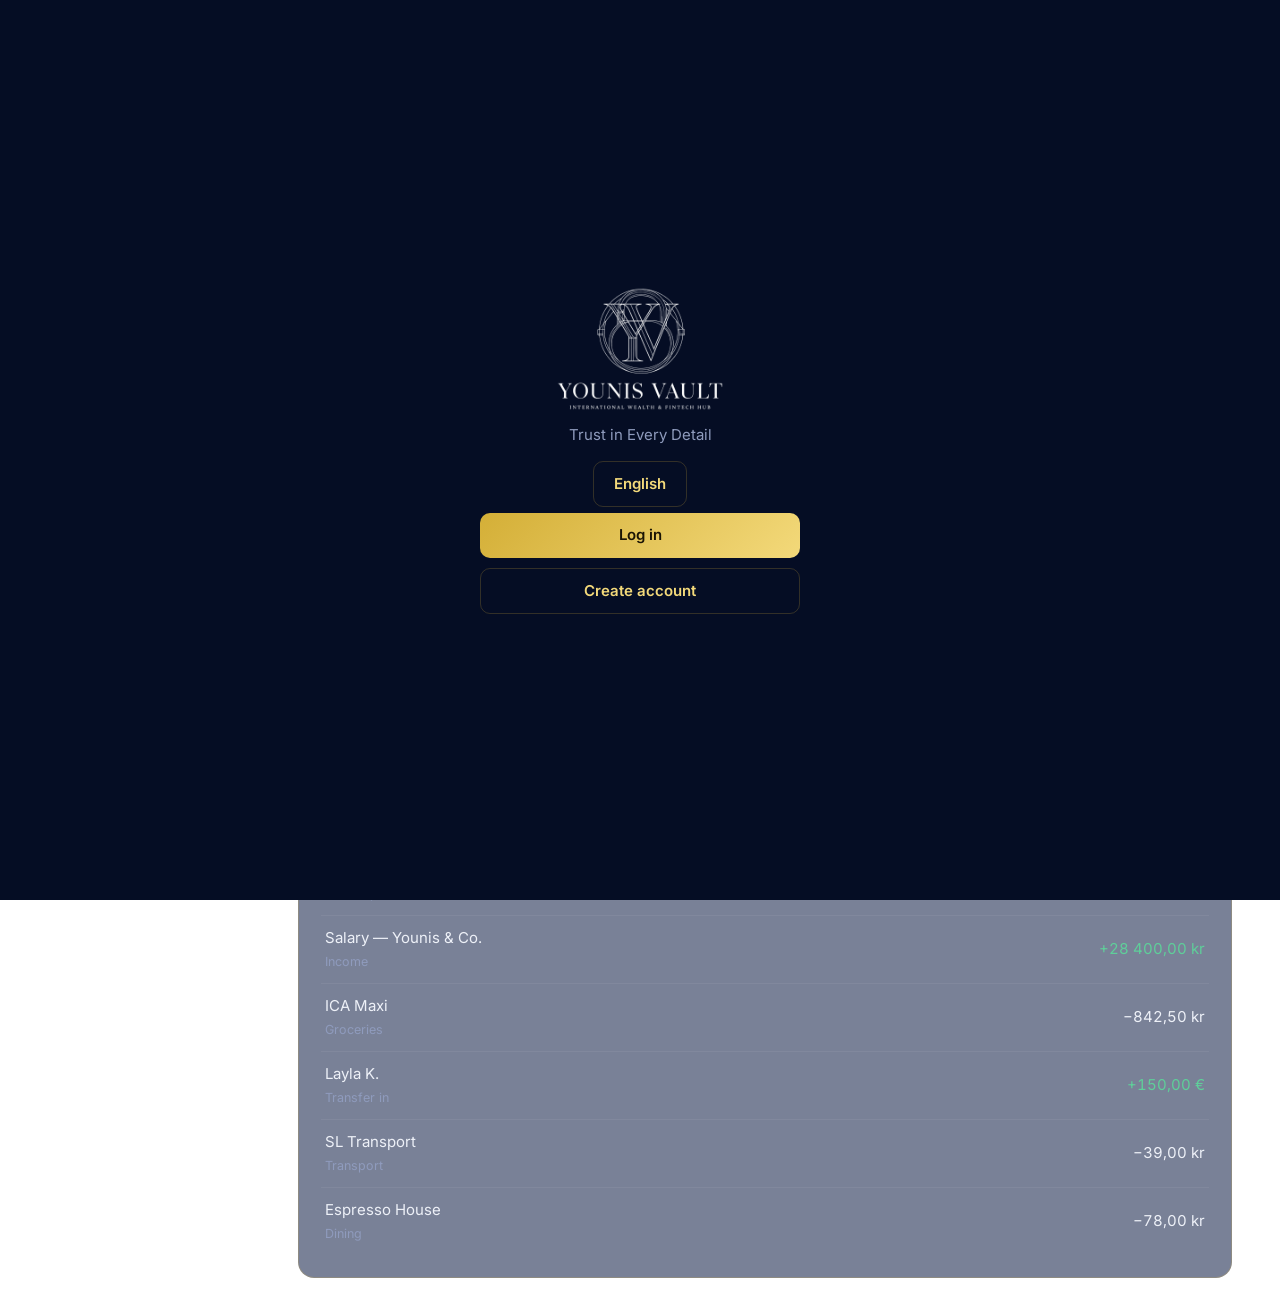
<file: index.html>
<!DOCTYPE html>
<html lang="en" dir="ltr">
<head>
<meta charset="UTF-8">
<meta name="viewport" content="width=device-width, initial-scale=1, viewport-fit=cover">
<meta name="theme-color" content="#050d24">
<meta name="mobile-web-app-capable" content="yes">
<meta name="apple-mobile-web-app-capable" content="yes">
<title>Younis &amp; Co. — Digital Wallet</title>
<link rel="manifest" href="manifest.webmanifest">
<link rel="icon" href="icons/icon-192.png">
<link rel="apple-touch-icon" href="icons/apple-touch-icon.png">
<meta name="apple-mobile-web-app-title" content="Younis">
<meta name="apple-mobile-web-app-status-bar-style" content="black-translucent">
<link rel="preconnect" href="https://fonts.googleapis.com">
<link rel="preconnect" href="https://fonts.gstatic.com" crossorigin>
<link href="https://fonts.googleapis.com/css2?family=Cairo:wght@400;600&family=Cormorant+Garamond:wght@500;600;700&family=Inter:wght@400;500;600&display=swap" rel="stylesheet">
<link rel="stylesheet" href="css/style.css">
<link rel="stylesheet" href="css/premium.css">
<link rel="stylesheet" href="css/draft.css">
<link rel="stylesheet" href="css/addons.css">
<link rel="stylesheet" href="css/fixes.css">
<link rel="stylesheet" href="css/v18.css">
</head>
<body>
<div id="splash" aria-hidden="true"><div class="sp-logo"><img src="icons/logo.png" alt=""></div><p>Trust in Every Detail.</p></div>
<script>try{if(sessionStorage.getItem('yc_splash'))document.getElementById('splash').remove();else sessionStorage.setItem('yc_splash','1')}catch(e){}</script>
<header id="mbar"><img src="icons/logo.png" alt="Younis &amp; Co."><button class="btn ghost" id="lang2" aria-label="Language / اللغة"></button></header>
<div class="app">
<aside>
  <div class="logo"><img src="icons/logo.png" alt="Younis &amp; Co." width="200"><small class="tag">International Wealth &amp; Fintech Hub</small></div>
  <nav aria-label="Main">
    <button class="on" data-v="wallet" data-i18n="nav_wallet"></button>
    <button data-v="cards" data-i18n="nav_cards"></button>
    <button data-v="send" data-i18n="nav_send"></button>
    <button data-v="history" data-i18n="nav_history"></button>
    <button data-v="vaults" data-i18n="nav_vaults"></button>
    <button data-v="insights" data-i18n="nav_insights"></button>
    <button data-v="kyc" data-i18n="nav_kyc"></button>
    <button data-v="settings" data-i18n="nav_settings"></button>
    <button data-v="design" data-i18n="nav_design"></button>
  </nav>
  <div class="kyc"><div class="row"><span data-i18n="kyc_t"></span><b style="color:var(--gold2)" id="kycPct"></b></div><i><u id="kycBar"></u></i><small style="color:var(--mut);display:block;margin-top:8px" data-i18n="kyc_h"></small></div>
  <button class="btn ghost" id="lang" aria-label="Language / اللغة">عربي</button>
</aside>
<main>

<section class="view on" id="wallet">
  <div class="top"><div><h1 id="hello"></h1><p data-i18n="w_total"></p></div><div><div class="total" id="total"></div><div class="seg" id="baseSeg" style="margin-top:8px"><button data-b="SEK">SEK</button><button data-b="EUR">EUR</button><button data-b="AED">AED</button><button data-b="USD">USD</button></div></div></div>
  <div class="panel hero"><svg id="spark" viewBox="0 0 600 90" preserveAspectRatio="none" role="img" aria-hidden="true"></svg><div class="hm"><b id="sparkDelta"></b><small data-i18n="px_30d"></small></div></div>
  <div class="btns" style="margin-bottom:18px"><button class="btn" data-go="send" data-i18n="w_send"></button><button class="btn" data-go="topup" data-i18n="tu_title"></button><button class="btn ghost" data-go="receive" data-i18n="rc_title"></button><button class="btn ghost" data-go="exch" data-i18n="x_title"></button></div>
  <div class="grid g3" id="wallets"></div>
  <button class="btn ghost" id="moreW" style="margin-top:12px" hidden></button>
  <div class="panel" style="margin-top:18px"><div class="row" style="margin-bottom:6px"><h3 style="font-size:24px" data-i18n="w_recent"></h3><div class="btns"><button class="btn ghost" data-go="history" data-i18n="w_all"></button><button class="btn ghost" data-go="send" data-i18n="w_send"></button></div></div><table id="tx"></table></div>
</section>

<section class="view" id="cards">
  <div class="top"><div><h1 data-i18n="c_title"></h1><p data-i18n="c_sub"></p></div></div>
  <div class="tiers" id="tiers"></div>
  <div class="grid g2">
    <div id="cardArt"></div>
    <div class="panel">
      <h3 style="font-size:26px" id="cName"></h3><p style="color:var(--mut)" id="cDesc"></p>
      <div class="seg" id="cForm" style="margin-top:12px"><button data-f="virtual" data-i18n="cf_virtual"></button><button data-f="plastic" data-i18n="cf_plastic"></button></div>
      <div class="seg" id="cNet" style="margin-top:8px"><button data-n="VISA">Visa</button><button data-n="MC">Mastercard</button></div>
      <div class="btns" style="margin-top:12px"><button class="btn ghost" id="cShow"></button><button class="btn ghost" id="cCopy" data-i18n="rc_copy"></button><button class="btn" id="cOrder" data-i18n="c_ord"></button></div>
      <div class="sw" style="margin-top:14px"><span data-i18n="c_freeze"></span><button class="tg" role="switch" id="freeze" data-i18n-aria="c_freeze"></button></div>
      <div class="sw"><span data-i18n="c_online"></span><button class="tg" role="switch" id="online" data-i18n-aria="c_online"></button></div>
      <div class="sw"><span data-i18n="c_nfc"></span><button class="tg" role="switch" id="nfc" data-i18n-aria="c_nfc"></button></div>
      <div class="sw"><span data-i18n="c_pin"></span><button class="btn ghost" id="pinBtn" data-i18n="c_pinBtn"></button></div>
      <div class="msg" id="cMsg" role="status"></div>
    </div>
  </div>
</section>

<section class="view" id="send">
  <div class="top"><div><h1 data-i18n="s_title"></h1><p data-i18n="s_sub"></p></div></div>
  <div class="panel" style="max-width:640px">
    <div class="seg" id="mode"><button class="on" data-m="p2p" data-i18n="s_p2p"></button><button data-m="local" data-i18n="s_local"></button><button data-m="intl" data-i18n="s_intl"></button></div>
    <label id="toLbl" for="to"></label><input id="to" dir="auto">
    <div class="grid" style="grid-template-columns:1fr 1fr;gap:12px"><div><label for="amt" data-i18n="s_amt"></label><input id="amt" type="number" min="1" step="0.01" placeholder="0.00"></div><div><label for="from" data-i18n="s_from"></label><select id="from"></select></div></div>
    <p style="color:var(--mut);font-size:13px;margin-top:12px" id="fee"></p>
    <button class="btn" id="sendBtn" style="margin-top:16px" data-i18n="s_send"></button>
    <div class="msg" id="sMsg" role="status"></div>
  </div>
</section>

<section class="view" id="history">
  <div class="top"><div><h1 data-i18n="h_title"></h1><p data-i18n="h_sub"></p></div><div class="btns"><button class="btn ghost" id="csv" data-i18n="h_csv"></button><button class="btn" id="print" data-i18n="h_print"></button></div></div>
  <div class="panel">
    <div class="printonly"><h2 style="font-size:26px">Younis &amp; Co. — <span data-i18n="h_stmt"></span></h2><p id="pHead"></p></div>
    <div class="filters">
      <div><label for="hq" data-i18n="h_q"></label><input id="hq" type="search" data-i18n-ph="h_qph" dir="auto"></div>
      <div><label for="hc" data-i18n="h_cur"></label><select id="hc"><option value="" data-i18n="h_allc"></option><option>SEK</option><option>USD</option><option>EUR</option><option>GBP</option><option>AED</option><option>NOK</option><option>DKK</option><option>TRY</option></select></div>
      <div><label for="hd" data-i18n="h_type"></label><select id="hd"><option value="all" data-i18n="h_all"></option><option value="in" data-i18n="h_in"></option><option value="out" data-i18n="h_out"></option></select></div>
      <div><label for="hf" data-i18n="h_from"></label><input id="hf" type="date"></div>
      <div><label for="ht" data-i18n="h_to"></label><input id="ht" type="date"></div>
    </div>
    <div class="hbar"><span id="hCount"></span><span id="hTot"></span><button class="btn ghost" id="hClr" style="padding:6px 14px" data-i18n="h_clear"></button></div>
    <div class="scroll"><table class="h"><thead><tr><th data-i18n="h_date"></th><th data-i18n="h_desc"></th><th data-i18n="h_cat"></th><th data-i18n="h_amt"></th></tr></thead><tbody id="hBody"></tbody></table></div>
  </div>
</section>

<section class="view" id="vaults">
  <div class="top"><div><h1 data-i18n="v_title"></h1><p data-i18n="v_sub"></p></div></div>
  <div class="panel" style="margin-bottom:18px;max-width:640px"><div class="grid" style="grid-template-columns:1fr 1fr;gap:12px"><div><label for="vAmt" data-i18n="s_amt"></label><input id="vAmt" type="number" min="1" step="0.01" value="1000"></div><div><label for="vCur" data-i18n="s_from"></label><select id="vCur"></select></div></div></div>
  <div class="grid g3" id="vaultList"></div>
  <div class="panel" style="margin-top:18px;max-width:640px"><h3 style="font-size:24px" data-i18n="v_new"></h3>
    <div class="grid" style="grid-template-columns:2fr 1fr;gap:12px"><div><label for="vn" data-i18n="v_name"></label><input id="vn" data-i18n-ph="v_ph" dir="auto"></div><div><label for="vt" data-i18n="v_tgt"></label><input id="vt" type="number" min="1"></div></div>
    <button class="btn" id="vAdd" style="margin-top:16px" data-i18n="v_create"></button></div>
</section>

<section class="view" id="insights">
  <div class="top"><div><h1 data-i18n="i_title"></h1><p data-i18n="i_sub"></p></div></div>
  <div class="grid g2">
    <div class="panel"><h3 style="font-size:24px" data-i18n="i_cats"></h3><div id="cats"></div></div>
    <div class="panel"><h3 style="font-size:24px" data-i18n="i_week"></h3><svg id="week" viewBox="0 0 320 170" width="100%" role="img"></svg><p style="color:var(--mut);font-size:13px" id="tip"></p></div>
  </div>
</section>

<section class="view" id="settings">
  <div class="top"><div><h1 data-i18n="st_title"></h1><p data-i18n="st_sub"></p></div></div>
  <div class="grid g2">
    <div class="panel"><h3 style="font-size:24px" data-i18n="st_prof"></h3>
      <label for="sName" data-i18n="st_name"></label><input id="sName" autocomplete="name" dir="auto">
      <label for="sEmail" data-i18n="st_email"></label><input id="sEmail" type="email" dir="ltr">
      <label for="sPhone" data-i18n="st_phone"></label><input id="sPhone" type="tel" dir="ltr">
      <button class="btn" id="sSave" style="margin-top:16px" data-i18n="st_save"></button><div class="msg" id="stMsg" role="status"></div>
    </div>
    <div class="panel"><h3 style="font-size:24px" data-i18n="st_sec"></h3>
      <div class="sw"><div><div data-i18n="st_2fa"></div><small style="color:var(--mut)" data-i18n="st_2fad"></small></div><button class="tg" role="switch" id="tfa" data-i18n-aria="st_2fa"></button></div>
      <h3 style="font-size:24px;margin-top:22px" data-i18n="st_notif"></h3>
      <div class="sw"><span data-i18n="n_pay"></span><button class="tg" role="switch" id="nPay" data-i18n-aria="n_pay"></button></div>
      <div class="sw"><span data-i18n="n_sec"></span><button class="tg" role="switch" id="nSec" data-i18n-aria="n_sec"></button></div>
      <div class="sw"><span data-i18n="n_promo"></span><button class="tg" role="switch" id="nPromo" data-i18n-aria="n_promo"></button></div>
    </div>
    <div class="panel"><h3 style="font-size:24px" data-i18n="st_lang"></h3><div class="seg" id="langSeg" style="margin-top:14px"><button data-l="en">English</button><button data-l="ar">العربية</button><button data-l="sv">Svenska</button></div></div>
    <div class="panel"><h3 style="font-size:24px" data-i18n="st_app"></h3><p style="color:var(--mut);margin:8px 0 14px" data-i18n="st_apph"></p><button class="btn" id="inst" disabled data-i18n="st_inst"></button>
      <div style="margin-top:22px" class="btns"><button class="btn ghost" id="reset" data-i18n="st_reset"></button><button class="btn ghost" id="logout" data-i18n="a_out"></button></div></div>
  </div>
</section>

<section class="view" id="topup">
  <div class="top"><div><h1 data-i18n="tu_title"></h1><p data-i18n="tu_sub"></p></div></div>
  <div class="panel" style="max-width:640px"><div class="seg" id="tuM"><button class="on" data-m="card" data-i18n="tu_card"></button><button data-m="bank" data-i18n="tu_bank"></button></div>
    <div class="grid" style="grid-template-columns:1fr 1fr;gap:12px"><div><label for="tuAmt" data-i18n="s_amt"></label><input id="tuAmt" type="number" min="1" step="0.01" placeholder="0.00"></div><div><label for="tuTo" data-i18n="x_to"></label><select id="tuTo"></select></div></div>
    <button class="btn" id="tuBtn" style="margin-top:16px" data-i18n="tu_title"></button><div class="msg" id="tuMsg" role="status"></div></div>
</section>
<section class="view" id="receive">
  <div class="top"><div><h1 data-i18n="rc_title"></h1><p data-i18n="rc_sub"></p></div></div>
  <div class="panel" style="max-width:640px"><small style="color:var(--mut)" data-i18n="rc_holder"></small><div style="font-size:18px;margin-bottom:8px" id="rcHolder"></div><div id="rcList"></div></div>
</section>
<section class="view" id="exch">
  <div class="top"><div><h1 data-i18n="x_title"></h1><p data-i18n="x_sub"></p></div></div>
  <div class="panel" style="max-width:640px"><div class="grid" style="grid-template-columns:1fr 1fr;gap:12px"><div><label for="xFrom" data-i18n="s_from"></label><select id="xFrom"></select></div><div><label for="xTo" data-i18n="x_to"></label><select id="xTo"></select></div></div>
    <label for="xAmt" data-i18n="s_amt"></label><input id="xAmt" type="number" min="1" step="0.01" placeholder="0.00"><p style="color:var(--mut);font-size:13px;margin-top:12px" id="xInfo"></p>
    <button class="btn" id="xBtn" style="margin-top:16px" data-i18n="x_go"></button><div class="msg" id="xMsg" role="status"></div></div>
</section>

<section class="view" id="kyc">
  <div class="top"><div><h1 data-i18n="k_title"></h1><p data-i18n="k_sub"></p></div></div>
  <div class="grid g2">
    <div class="panel"><ol class="steps" id="kycSteps"></ol></div>
    <div class="panel"><div id="kycForm">
      <div data-kp="1">
        <label for="kName" data-i18n="k_name"></label><input id="kName" autocomplete="name" dir="auto">
        <label for="kEmail" data-i18n="k_email"></label><input id="kEmail" type="email" dir="ltr">
        <label for="kDob" data-i18n="k_dob"></label><input id="kDob" type="date" autocomplete="bday">
        <div class="navrow"><span></span><button class="btn" data-kn="2" data-i18n="k_next"></button></div>
      </div>
      <div data-kp="2" hidden>
        <label for="kDoc" data-i18n="k_doc"></label><select id="kDoc"><option value="pass" data-i18n="k_pass"></option><option value="id" data-i18n="k_idc"></option><option value="digi" data-i18n="k_digi"></option></select>
        <div class="ups">
          <div><label class="up" for="kId"><img id="kIdImg" alt="" hidden><span data-i18n="k_id"></span><small data-i18n="k_idh"></small></label><input class="vh" id="kId" type="file" accept="image/*" capture="environment"></div>
          <div><label class="up" for="kSelf"><img id="kSelfImg" alt="" hidden><span data-i18n="k_self"></span><small data-i18n="k_selfh"></small></label><input class="vh" id="kSelf" type="file" accept="image/*" capture="user"></div>
        </div><small id="kFile" style="color:var(--mut)"></small>
        <div class="navrow"><button class="btn ghost" data-kn="1" data-i18n="k_back"></button><button class="btn" data-kn="3" data-i18n="k_next"></button></div>
      </div>
      <div data-kp="3" hidden>
        <div class="rc-slip" id="kSum"></div>
        <label class="chk"><input type="checkbox" id="kConsent"><span data-i18n="k_consent"></span></label>
        <small style="color:var(--mut);display:block;margin-top:10px" data-i18n="k_note"></small>
        <div class="navrow"><button class="btn ghost" data-kn="2" data-i18n="k_back"></button><button class="btn" id="kSubmit" data-i18n="k_submit"></button></div>
      </div></div>
      <div id="kReview" hidden><h3 id="kRevT" style="font-size:24px"></h3><ul id="kChecks"><li data-i18n="k_c1"></li><li data-i18n="k_c2"></li><li data-i18n="k_c3"></li></ul><p id="kVer" style="color:var(--mut)"></p><button class="btn" id="kOpen" data-i18n="k_open" hidden></button></div>
      <div class="msg" id="kMsg" role="status"></div></div>
  </div>
</section>

<section class="view" id="design">
  <div class="top"><div><h1 data-i18n="ds_title"></h1><p data-i18n="ds_sub"></p></div></div>
  <div class="grid g2">
    <div class="panel"><h3 data-i18n="ds_colors"></h3><div class="sws">
      <div><i style="background:#050d24"></i>Navy<br><small>#050D24</small></div><div><i style="background:#12275c"></i>Navy 3<br><small>#12275C</small></div>
      <div><i style="background:#d4af37"></i>Gold<br><small>#D4AF37</small></div><div><i style="background:#f3d97a"></i>Gold 2<br><small>#F3D97A</small></div>
      <div><i style="background:#5fcf9a"></i>Success<br><small>#5FCF9A</small></div><div><i style="background:#ff7b7b"></i>Error<br><small>#FF7B7B</small></div></div></div>
    <div class="panel"><h3 data-i18n="ds_type"></h3>
      <div class="serif" style="font-size:40px;line-height:1.1">Cormorant Garamond 40</div><div class="serif" style="font-size:24px">Heading 24 · 600</div><p style="margin-top:8px">Inter 15 / 1.5 — Body text · Cairo (Arabic)</p></div>
    <div class="panel"><h3 data-i18n="ds_btn"></h3><div class="btns" style="margin-top:12px"><button class="btn">Primary</button><button class="btn ghost">Secondary</button><button class="btn" disabled>Disabled</button></div></div>
    <div class="panel"><h3 data-i18n="ds_ctl"></h3><label>Input</label><input placeholder="0.00"><div class="sw"><span>Toggle</span><button class="tg" role="switch" aria-checked="true" aria-label="Toggle" onclick="this.setAttribute('aria-checked',this.getAttribute('aria-checked')!=='true')"></button></div></div>
  </div>
</section>

</main>
</div>

<dialog id="dlg"><h3 style="font-size:26px" data-i18n="p_title"></h3><label for="p1" data-i18n="p_new"></label><input id="p1" class="pin" inputmode="numeric" maxlength="4" type="password"><label for="p2" data-i18n="p_conf"></label><input id="p2" class="pin" inputmode="numeric" maxlength="4" type="password"><div class="msg" id="pMsg" role="alert"></div><div class="row" style="margin-top:12px"><button class="btn ghost" id="pX" data-i18n="p_x"></button><button class="btn" id="pOk" data-i18n="p_ok"></button></div></dialog>
<datalist id="bn"></datalist>
<dialog id="cdlg"><h3 style="font-size:26px" data-i18n="cf_title"></h3><p id="cfBody" style="margin:12px 0"></p><div class="row"><button class="btn ghost" id="cfX" data-i18n="p_x"></button><button class="btn" id="cfOk" data-i18n="cf_ok"></button></div></dialog>
<div id="auth" style="display:none"><div class="panel" id="aBox"><img src="icons/logo.png" alt="Younis &amp; Co." style="display:block;width:130px;margin:0 auto 6px"><small class="tag" style="margin-bottom:12px">International Wealth &amp; Fintech Hub</small>
  <div class="seg" id="aTabs"><button class="on" data-a="login" data-i18n="a_login"></button><button data-a="reg" data-i18n="a_reg"></button></div>
  <div id="aBody"></div>
  <div class="msg" id="aMsg" role="alert"></div>
  <small style="color:var(--mut)" id="aDemo"></small>
  <div class="btns" style="margin-top:12px"><button class="btn ghost" id="aReset" data-i18n="a_reset"></button><button class="btn ghost" id="aLang"></button></div></div></div>
<dialog id="rcpt" class="rcpt"></dialog>
<div id="more" hidden><div class="sheet" role="dialog" aria-modal="true" aria-label="Menu"><div class="grab"></div>
<button data-v="history" data-i18n="nav_history"></button><button data-v="insights" data-i18n="nav_insights"></button><button data-v="kyc" data-i18n="nav_kyc"></button><button data-v="settings" data-i18n="nav_settings"></button><button data-v="design" data-i18n="nav_design"></button></div></div>
<nav id="tabbar" aria-label="Tabs"><button data-v="wallet" data-i18n="nav_wallet"></button><button data-v="cards" data-i18n="nav_cards"></button><button data-v="send" data-i18n="nav_send"></button><button data-v="vaults" data-i18n="nav_vaults"></button><button id="moreBtn" data-i18n="px_more"></button></nav>
<div class="toast" id="toast" role="status" aria-live="polite"></div>

<script src="js/api.js"></script>
<script src="js/v18data.js"></script>
<script src="js/i18n.js"></script>
<script src="js/app.js"></script>
<script src="js/features.js"></script>
<script src="js/premium.js"></script>
<script src="js/kyc.js"></script>
<script src="js/draft.js"></script>
<script src="js/addons.js"></script>
<script src="js/fixes.js"></script>
<script src="js/v18.js"></script>
</body>
</html>
</file>
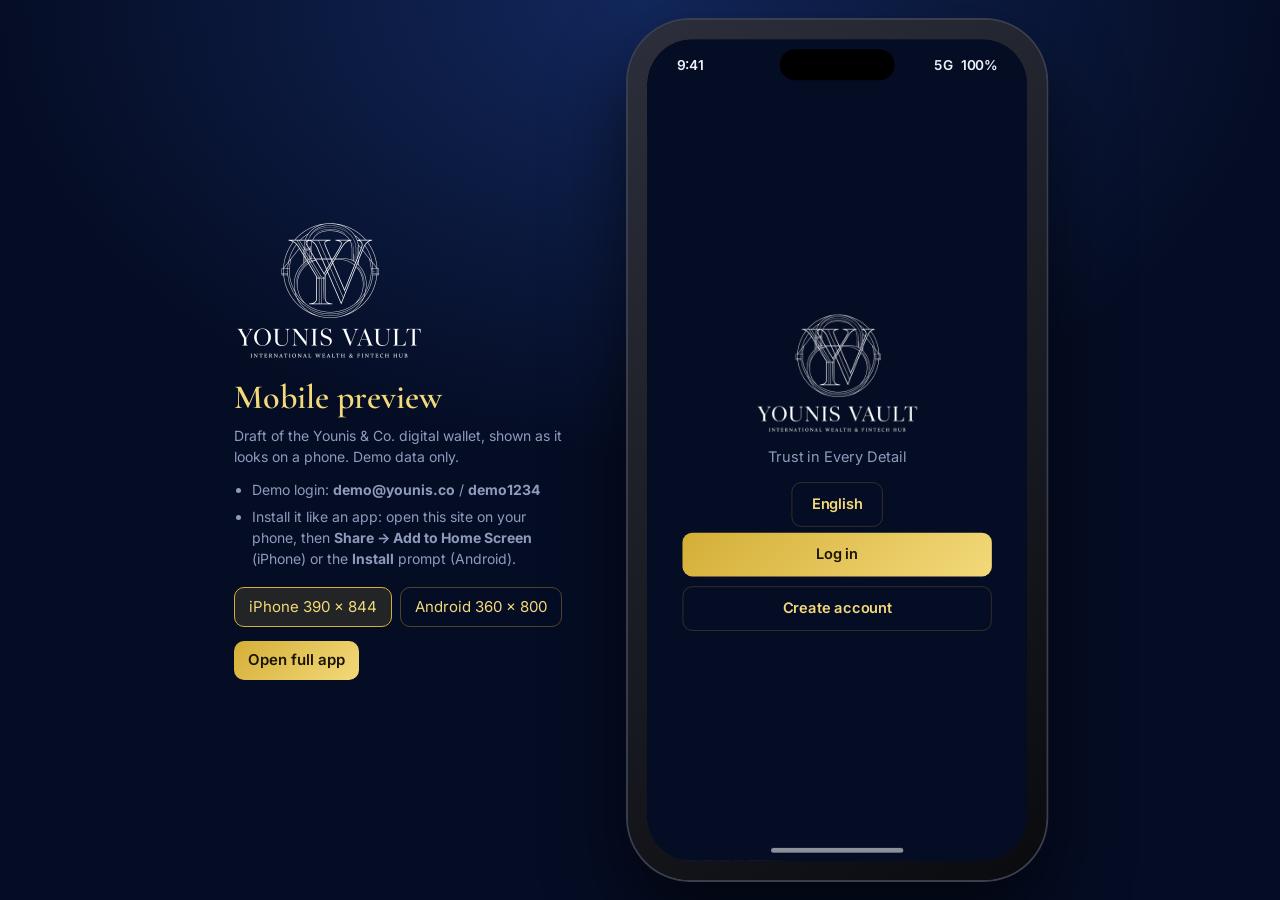
<file: preview.html>
<!DOCTYPE html>
<html lang="en">
<head>
<meta charset="UTF-8">
<meta name="viewport" content="width=device-width, initial-scale=1">
<meta name="theme-color" content="#050d24">
<title>Younis &amp; Co. — Mobile preview</title>
<link href="https://fonts.googleapis.com/css2?family=Cormorant+Garamond:wght@600&family=Inter:wght@400;600&display=swap" rel="stylesheet">
<style>
*{box-sizing:border-box;margin:0}
body{min-height:100vh;display:grid;place-items:center;padding:20px;color:#eef1f8;font:15px/1.5 Inter,system-ui,sans-serif;background:radial-gradient(1000px 700px at 50% 0%,#12275c,#050d24 65%) fixed}
.stage{display:flex;gap:64px;align-items:center;justify-content:center;flex-wrap:wrap}
.info{max-width:330px}
.info img{width:190px;display:block;margin-bottom:18px}
.info h1{font:600 34px/1.1 'Cormorant Garamond',serif;color:#f3d97a;margin-bottom:8px}
.info p,.info li{color:#8f9bbd;font-size:14px}.info ul{padding-inline-start:18px;margin:12px 0 18px}.info li{margin-bottom:6px}
.btns{display:flex;gap:8px;flex-wrap:wrap;margin-bottom:14px}
button,a.b{font:inherit;color:#f3d97a;background:none;border:1px solid rgba(212,175,55,.35);border-radius:10px;padding:8px 14px;cursor:pointer;text-decoration:none}
button.on{background:rgba(212,175,55,.14);border-color:#d4af37}
a.b{display:inline-block;background:linear-gradient(135deg,#d4af37,#f3d97a);color:#1a1405;font-weight:600;border:0}
:focus-visible{outline:2px solid #f3d97a;outline-offset:2px}
.fit{position:relative}
.phone{position:absolute;top:0;left:0;transform-origin:top left;border-radius:64px;padding:20px;background:linear-gradient(145deg,#2c2f3b,#0a0b0f);box-shadow:0 0 0 2px #3b3e4c,0 40px 80px rgba(0,0,0,.6)}
.screen{position:relative;border-radius:46px;overflow:hidden;background:#050d24}
.sbar{position:absolute;top:0;left:0;right:0;height:44px;display:flex;justify-content:space-between;align-items:center;padding:6px 30px 0;font-weight:600;font-size:14px;background:#050d24;z-index:2}
.island{position:absolute;top:10px;left:50%;transform:translateX(-50%);width:118px;height:32px;border-radius:20px;background:#000;z-index:3}
iframe{position:absolute;left:0;top:44px;width:100%;border:0;display:block;background:#050d24}
.home{position:absolute;bottom:8px;left:50%;transform:translateX(-50%);width:136px;height:5px;border-radius:5px;background:rgba(255,255,255,.55);z-index:3;pointer-events:none}
@media(max-width:760px){.phone{display:none}.fit{display:none}.stage{gap:0}}
</style>
</head>
<body>
<div class="stage">
  <div class="info">
    <img src="icons/logo.png" alt="Younis &amp; Co.">
    <h1>Mobile preview</h1>
    <p>Draft of the Younis &amp; Co. digital wallet, shown as it looks on a phone. Demo data only.</p>
    <ul>
      <li>Demo login: <b>demo@younis.co</b> / <b>demo1234</b></li>
      <li>Install it like an app: open this site on your phone, then <b>Share → Add to Home Screen</b> (iPhone) or the <b>Install</b> prompt (Android).</li>
    </ul>
    <div class="btns" role="group" aria-label="Device size"><button id="d1" class="on">iPhone 390 × 844</button><button id="d2">Android 360 × 800</button></div>
    <a class="b" href="index.html">Open full app</a>
  </div>
  <div class="fit" id="fit"><div class="phone" id="phone"><div class="screen" id="screen"><div class="island"></div><div class="sbar"><span>9:41</span><span aria-hidden="true">5G &nbsp;100%</span></div><iframe id="app" src="index.html" title="Younis &amp; Co. wallet app"></iframe><div class="home"></div></div></div></div>
</div>
<script>
const $=s=>document.querySelector(s);let W=390,H=844;
function fit(){
  const pw=W+40,ph=H+40,s=Math.min(1,(innerHeight-40)/ph);
  $('#phone').style.cssText=`width:${pw}px;height:${ph}px;transform:scale(${s})`;
  $('#screen').style.cssText=`width:${W}px;height:${H}px`;
  $('#app').style.height=(H-44)+'px';
  $('#fit').style.cssText=`width:${pw*s}px;height:${ph*s}px`;
}
function dev(w,h,id){W=w;H=h;$('#d1').classList.toggle('on',id==='d1');$('#d2').classList.toggle('on',id==='d2');fit()}
$('#d1').onclick=()=>dev(390,844,'d1');$('#d2').onclick=()=>dev(360,800,'d2');
addEventListener('resize',fit);fit();
</script>
</body>
</html>
</file>
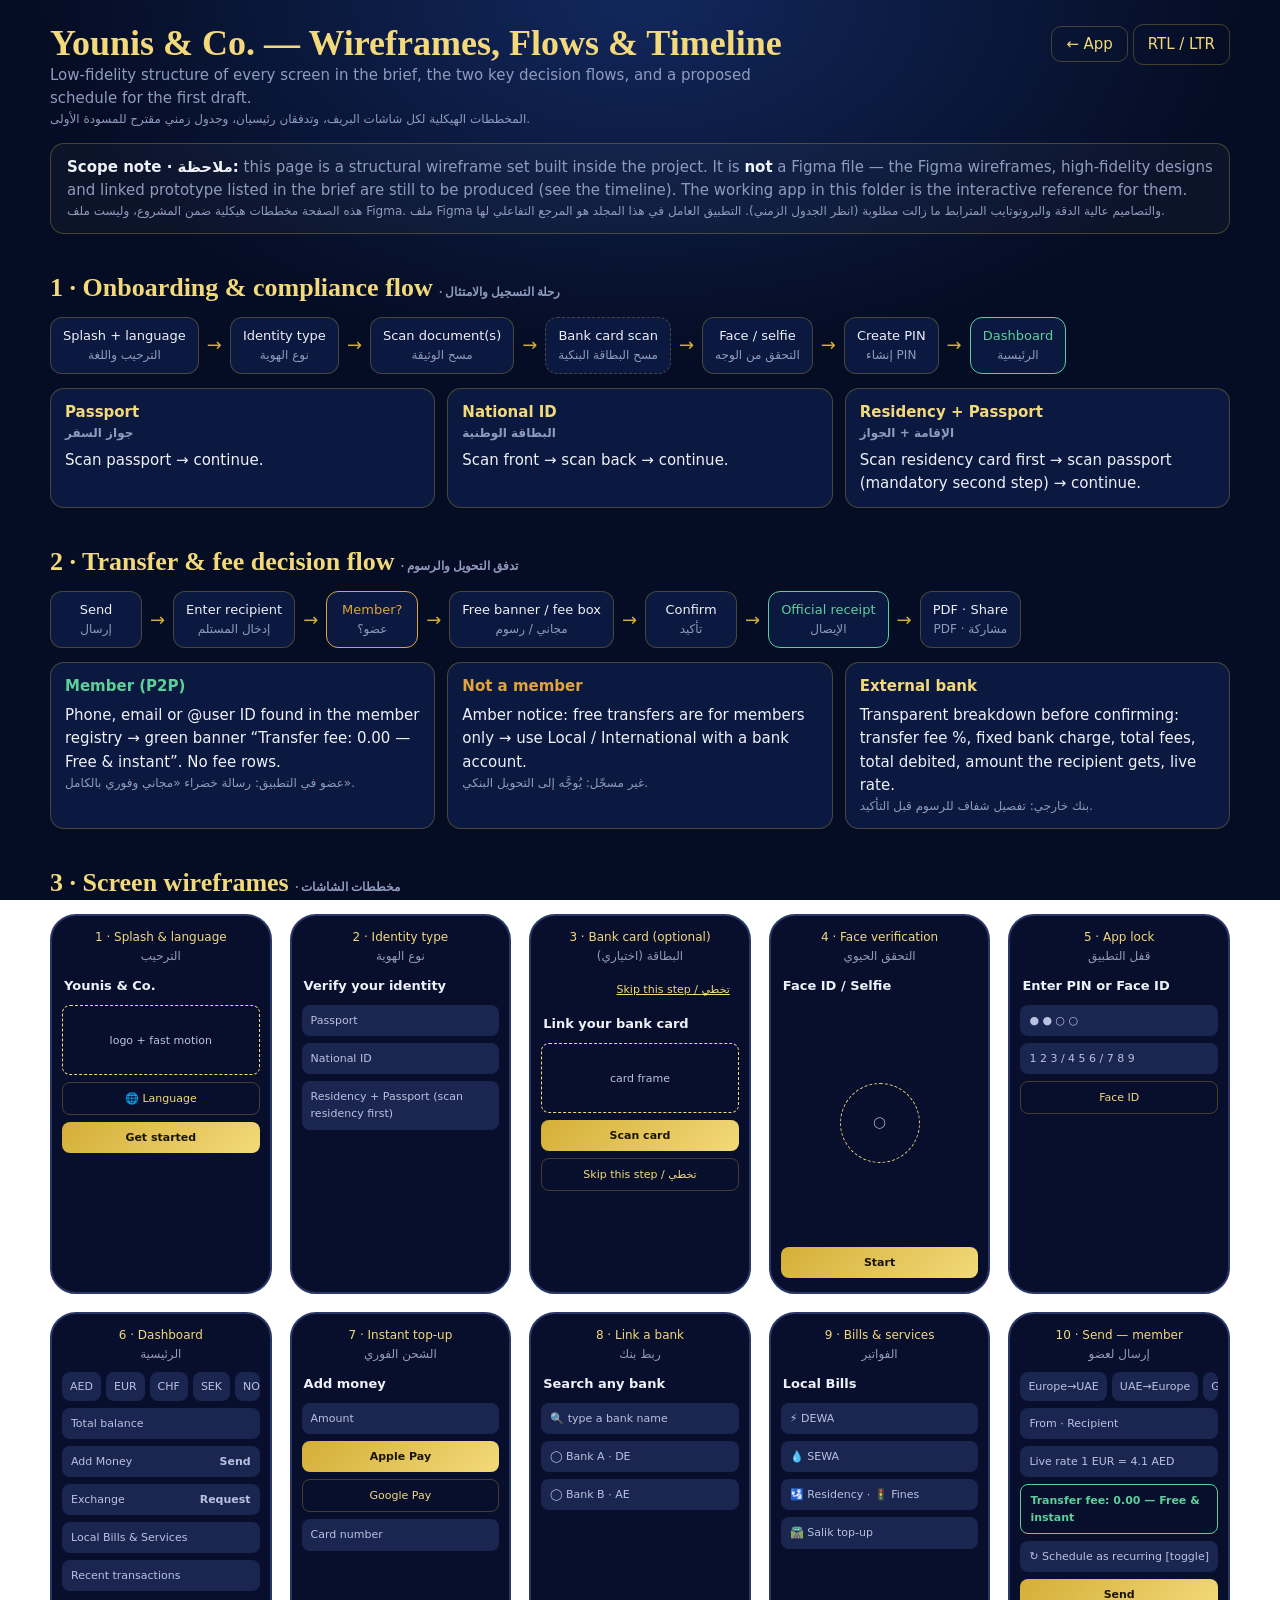
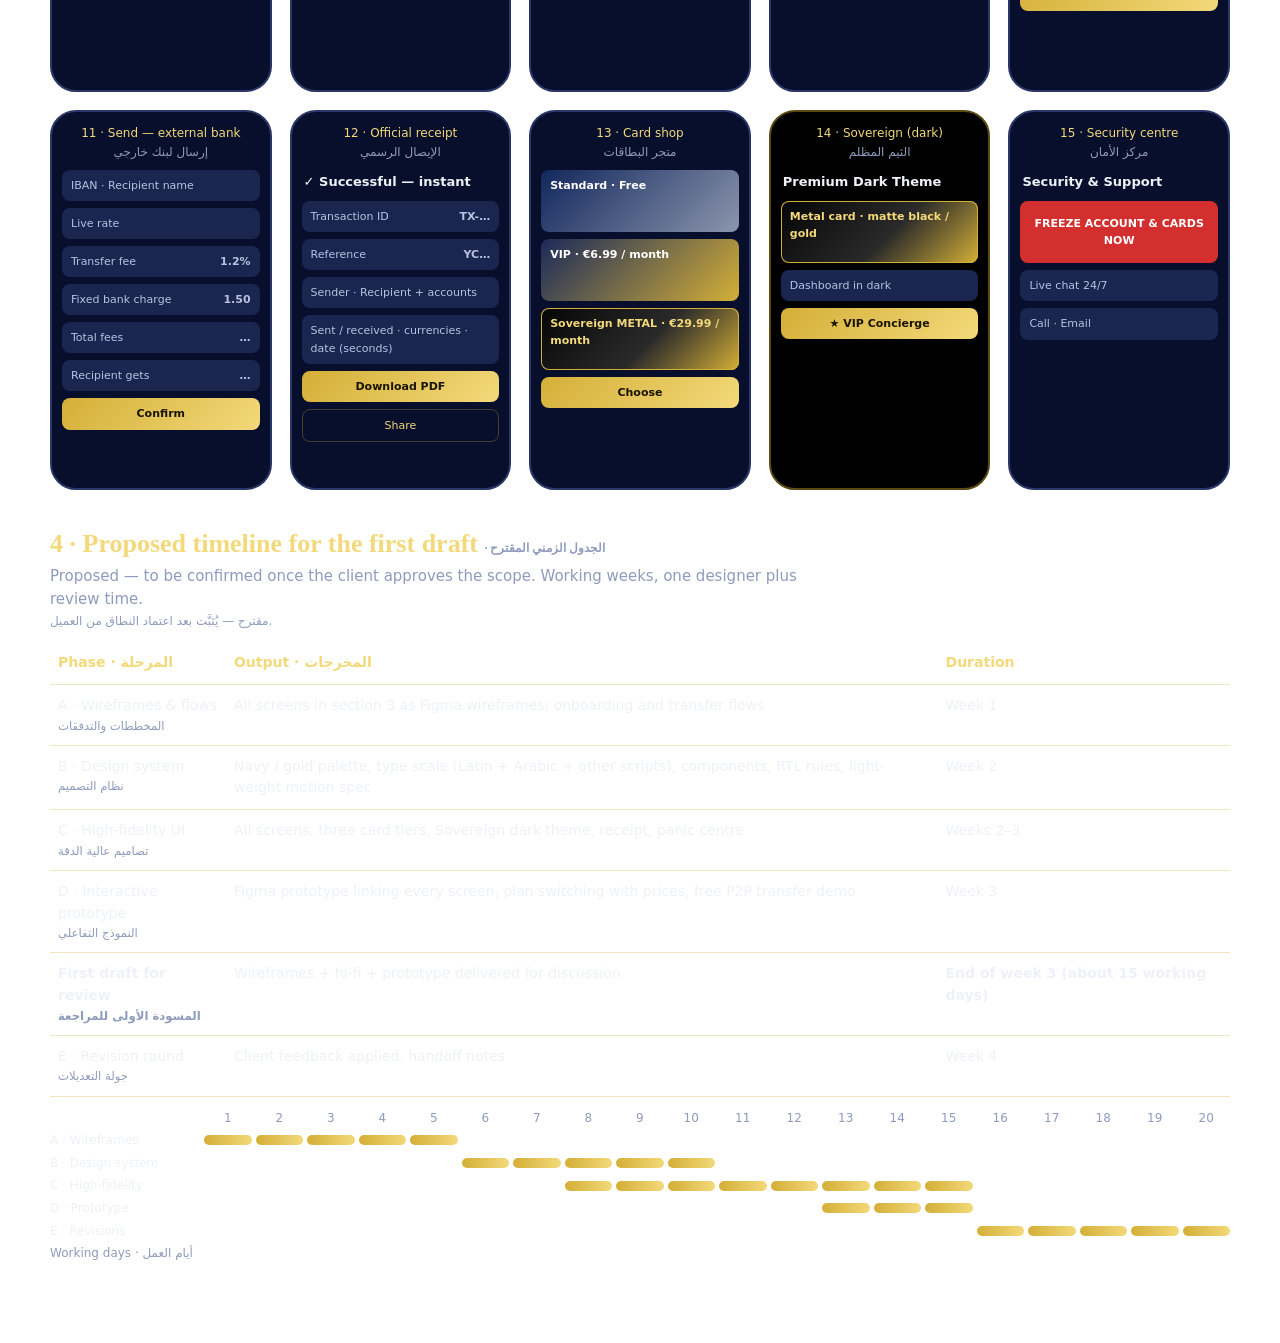
<file: wireframes.html>
<!DOCTYPE html>
<html lang="en" dir="ltr">
<head>
<meta charset="UTF-8">
<meta name="viewport" content="width=device-width, initial-scale=1">
<meta name="theme-color" content="#050d24">
<title>Younis &amp; Co. — Wireframes, Flows &amp; Timeline</title>
<style>
:root{--navy:#050d24;--navy2:#0b1840;--line:rgba(212,175,55,.3);--gold:#d4af37;--gold2:#f3d97a;--ink:#eef1f8;--mut:#8f9bbd;--ok:#5fcf9a;--bad:#ff7b7b;--wf:#1a2650;--wf2:#2a3868}
*{box-sizing:border-box;margin:0}
body{background:radial-gradient(1000px 600px at 50% 0,#12275c,var(--navy) 60%) fixed;color:var(--ink);font:15px/1.55 Inter,Cairo,system-ui,-apple-system,"Segoe UI",Roboto,"Noto Sans Arabic",sans-serif;padding:24px 16px 80px}
main{max-width:1180px;margin:auto}
h1{font:600 36px/1.1 "Cormorant Garamond",Georgia,serif;color:var(--gold2)}h2{font:600 26px/1.2 "Cormorant Garamond",Georgia,serif;color:var(--gold2);margin:38px 0 6px}
p.s{color:var(--mut);max-width:760px}.top{display:flex;justify-content:space-between;gap:12px;flex-wrap:wrap;align-items:flex-start}
a.b,button{font:inherit;color:var(--gold2);background:none;border:1px solid var(--line);border-radius:10px;padding:8px 14px;cursor:pointer;text-decoration:none}
.note{border:1px solid var(--line);border-radius:14px;padding:12px 16px;margin-top:14px;background:rgba(255,255,255,.03);color:var(--mut)}.note b{color:var(--ink)}
/* flows */
.flow{display:flex;flex-wrap:wrap;align-items:center;gap:8px;margin:14px 0}
.n{border:1px solid var(--line);border-radius:12px;padding:8px 12px;background:var(--navy2);font-size:13px;text-align:center;min-width:92px}
.n.opt{border-style:dashed}.n.ok{border-color:var(--ok);color:var(--ok)}.n.ex{border-color:#e0a43a;color:#e0a43a}
.ar{display:block;color:var(--mut);font-size:12px}.a{color:var(--gold);font-size:18px}[dir=rtl] .a{transform:scaleX(-1)}
.branch{display:grid;grid-template-columns:repeat(auto-fit,minmax(260px,1fr));gap:12px;margin-top:10px}
.bx{border:1px solid var(--line);border-radius:14px;padding:12px 14px;background:var(--navy2)}.bx h4{color:var(--gold2);font-weight:600;margin-bottom:6px}
/* wireframes */
.grid{display:grid;grid-template-columns:repeat(auto-fill,minmax(210px,1fr));gap:18px;margin-top:16px}
.ph{border:2px solid var(--wf2);border-radius:26px;padding:12px 10px 14px;background:#070f2c;display:flex;flex-direction:column;gap:7px;min-height:380px}
.ph.dark{background:#000;border-color:#5b4a14}
.ph .cap{font-size:12px;color:var(--gold2);text-align:center;margin-bottom:2px}
.e{border-radius:8px;background:var(--wf);padding:7px 9px;font-size:11px;color:#b8c2e0}
.e.h{background:none;color:var(--ink);font-weight:600;font-size:13px;padding:2px 2px}
.e.btn{background:linear-gradient(135deg,var(--gold),var(--gold2));color:#1a1405;text-align:center;font-weight:700}
.e.btn2{background:none;border:1px solid var(--line);color:var(--gold2);text-align:center}
.e.img{height:70px;border:1px dashed var(--gold2);background:none;display:grid;place-items:center}
.e.face{height:80px;width:80px;border-radius:50%;margin:auto;border:1px dashed var(--gold2);background:none;display:grid;place-items:center}
.e.free{border:1px solid var(--ok);color:var(--ok);background:none;font-weight:600}
.e.warn{border:1px solid #e0a43a;color:#e0a43a;background:none}
.e.red{background:#d32f2f;color:#fff;text-align:center;font-weight:700;padding:14px 8px}
.e.skip{background:none;color:var(--gold2);text-align:end;text-decoration:underline}
.e.row{display:flex;justify-content:space-between;gap:6px}.e.chips{display:flex;gap:5px;overflow:hidden;background:none;padding:0}.e.chips i{font-style:normal;background:var(--wf);border-radius:8px;padding:6px 8px;white-space:nowrap}
.e.card{height:62px;background:linear-gradient(135deg,#12275c,#8b95ad);color:#fff;font-weight:700}.e.card.v{background:linear-gradient(135deg,#1b2a5a,#d4af37)}.e.card.k{background:linear-gradient(135deg,#050505,#2a2a2a 55%,#d4af37);color:var(--gold2);box-shadow:inset 0 0 0 1px var(--gold)}
/* timeline */
table{width:100%;border-collapse:collapse;margin-top:12px}th,td{border-bottom:1px solid var(--line);padding:10px 8px;text-align:start;vertical-align:top;font-size:14px}th{color:var(--gold2);font-weight:600}
td small{color:var(--mut);display:block}
.bar{height:10px;border-radius:6px;background:linear-gradient(90deg,var(--gold),var(--gold2))}
.gantt{display:grid;grid-template-columns:150px repeat(15,1fr);gap:4px;align-items:center;margin-top:12px;font-size:12px}
.gantt .h{color:var(--mut);text-align:center}.gantt .l{color:var(--ink)}
</style>
</head>
<body>
<main>
<div class="top"><div><h1>Younis &amp; Co. — Wireframes, Flows &amp; Timeline</h1><p class="s">Low-fidelity structure of every screen in the brief, the two key decision flows, and a proposed schedule for the first draft.<span class="ar">المخططات الهيكلية لكل شاشات البريف، وتدفقان رئيسيان، وجدول زمني مقترح للمسودة الأولى.</span></p></div><div><a class="b" href="index.html">← App</a> <button id="dir">RTL / LTR</button></div></div>

<div class="note"><b>Scope note · ملاحظة:</b> this page is a structural wireframe set built inside the project. It is <b>not</b> a Figma file — the Figma wireframes, high-fidelity designs and linked prototype listed in the brief are still to be produced (see the timeline). The working app in this folder is the interactive reference for them. <span class="ar">هذه الصفحة مخططات هيكلية ضمن المشروع، وليست ملف Figma. ملف Figma والتصاميم عالية الدقة والبروتوتايب المترابط ما زالت مطلوبة (انظر الجدول الزمني). التطبيق العامل في هذا المجلد هو المرجع التفاعلي لها.</span></div>

<h2>1 · Onboarding &amp; compliance flow <span class="ar" style="display:inline">· رحلة التسجيل والامتثال</span></h2>
<div class="flow" id="f1"></div>
<div class="branch">
  <div class="bx"><h4>Passport <span class="ar">جواز السفر</span></h4>Scan passport → continue.</div>
  <div class="bx"><h4>National ID <span class="ar">البطاقة الوطنية</span></h4>Scan front → scan back → continue.</div>
  <div class="bx"><h4>Residency + Passport <span class="ar">الإقامة + الجواز</span></h4>Scan residency card first → scan passport (mandatory second step) → continue.</div>
</div>

<h2>2 · Transfer &amp; fee decision flow <span class="ar" style="display:inline">· تدفق التحويل والرسوم</span></h2>
<div class="flow" id="f2"></div>
<div class="branch">
  <div class="bx"><h4 style="color:var(--ok)">Member (P2P)</h4>Phone, email or @user ID found in the member registry → green banner “Transfer fee: 0.00 — Free &amp; instant”. No fee rows.<span class="ar">عضو في التطبيق: رسالة خضراء «مجاني وفوري بالكامل».</span></div>
  <div class="bx"><h4 style="color:#e0a43a">Not a member</h4>Amber notice: free transfers are for members only → use Local / International with a bank account.<span class="ar">غير مسجّل: يُوجَّه إلى التحويل البنكي.</span></div>
  <div class="bx"><h4>External bank</h4>Transparent breakdown before confirming: transfer fee %, fixed bank charge, total fees, total debited, amount the recipient gets, live rate.<span class="ar">بنك خارجي: تفصيل شفاف للرسوم قبل التأكيد.</span></div>
</div>

<h2>3 · Screen wireframes <span class="ar" style="display:inline">· مخططات الشاشات</span></h2>
<div class="grid" id="wf"></div>

<h2>4 · Proposed timeline for the first draft <span class="ar" style="display:inline">· الجدول الزمني المقترح</span></h2>
<p class="s">Proposed — to be confirmed once the client approves the scope. Working weeks, one designer plus review time.<span class="ar">مقترح — يُثبَّت بعد اعتماد النطاق من العميل.</span></p>
<table>
<thead><tr><th>Phase · المرحلة</th><th>Output · المخرجات</th><th>Duration</th></tr></thead>
<tbody>
<tr><td>A · Wireframes &amp; flows<small>المخططات والتدفقات</small></td><td>All screens in section 3 as Figma wireframes; onboarding and transfer flows</td><td>Week 1</td></tr>
<tr><td>B · Design system<small>نظام التصميم</small></td><td>Navy / gold palette, type scale (Latin + Arabic + other scripts), components, RTL rules, light-weight motion spec</td><td>Week 2</td></tr>
<tr><td>C · High-fidelity UI<small>تصاميم عالية الدقة</small></td><td>All screens, three card tiers, Sovereign dark theme, receipt, panic centre</td><td>Weeks 2–3</td></tr>
<tr><td>D · Interactive prototype<small>النموذج التفاعلي</small></td><td>Figma prototype linking every screen, plan switching with prices, free P2P transfer demo</td><td>Week 3</td></tr>
<tr><td><b>First draft for review</b><small><b>المسودة الأولى للمراجعة</b></small></td><td>Wireframes + hi-fi + prototype delivered for discussion</td><td><b>End of week 3 (about 15 working days)</b></td></tr>
<tr><td>E · Revision round<small>جولة التعديلات</small></td><td>Client feedback applied, handoff notes</td><td>Week 4</td></tr>
</tbody></table>
<div class="gantt" id="gt"></div>
</main>
<script>
const $=s=>document.querySelector(s);
const N=(t,a,c='')=>`<div class="n ${c}">${t}<span class="ar">${a}</span></div>`,A='<span class="a">→</span>';
$('#f1').innerHTML=[N('Splash + language','الترحيب واللغة'),N('Identity type','نوع الهوية'),N('Scan document(s)','مسح الوثيقة'),N('Bank card scan','مسح البطاقة البنكية','opt'),N('Face / selfie','التحقق من الوجه'),N('Create PIN','إنشاء PIN'),N('Dashboard','الرئيسية','ok')].join(A);
$('#f2').innerHTML=[N('Send','إرسال'),N('Enter recipient','إدخال المستلم'),N('Member?','عضو؟','ex'),N('Free banner / fee box','مجاني / رسوم'),N('Confirm','تأكيد'),N('Official receipt','الإيصال','ok'),N('PDF · Share','PDF · مشاركة')].join(A);
const S=[
['1 · Splash & language','الترحيب',[['h','Younis & Co.'],['img','logo + fast motion'],['btn2','🌐 Language'],['btn','Get started']]],
['2 · Identity type','نوع الهوية',[['h','Verify your identity'],['e','Passport'],['e','National ID'],['e','Residency + Passport (scan residency first)']]],
['3 · Bank card (optional)','البطاقة (اختياري)',[['skip','Skip this step / تخطي'],['h','Link your bank card'],['img','card frame'],['btn','Scan card'],['btn2','Skip this step / تخطي']]],
['4 · Face verification','التحقق الحيوي',[['h','Face ID / Selfie'],['face','◯'],['btn','Start']]],
['5 · App lock','قفل التطبيق',[['h','Enter PIN or Face ID'],['e','● ● ○ ○'],['e','1 2 3 / 4 5 6 / 7 8 9'],['btn2','Face ID']]],
['6 · Dashboard','الرئيسية',[['chips','AED|EUR|CHF|SEK|NOK|DKK|PLN|＋'],['e','Total balance'],['row','Add Money|Send'],['row','Exchange|Request'],['e','Local Bills & Services'],['e','Recent transactions']]],
['7 · Instant top-up','الشحن الفوري',[['h','Add money'],['e','Amount'],['btn','Apple Pay'],['btn2','Google Pay'],['e','Card number']]],
['8 · Link a bank','ربط بنك',[['h','Search any bank'],['e','🔍 type a bank name'],['e','◯ Bank A · DE'],['e','◯ Bank B · AE']]],
['9 · Bills & services','الفواتير',[['h','Local Bills'],['e','⚡ DEWA'],['e','💧 SEWA'],['e','🛂 Residency · 🚦 Fines'],['e','🛣️ Salik top-up']]],
['10 · Send — member','إرسال لعضو',[['chips','Europe→UAE|UAE→Europe|Global'],['e','From · Recipient'],['e','Live rate 1 EUR = 4.1 AED'],['free','Transfer fee: 0.00 — Free & instant'],['e','↻ Schedule as recurring [toggle]'],['btn','Send']]],
['11 · Send — external bank','إرسال لبنك خارجي',[['e','IBAN · Recipient name'],['e','Live rate'],['row','Transfer fee|1.2%'],['row','Fixed bank charge|1.50'],['row','Total fees|…'],['row','Recipient gets|…'],['btn','Confirm']]],
['12 · Official receipt','الإيصال الرسمي',[['h','✓ Successful — instant'],['row','Transaction ID|TX-…'],['row','Reference|YC…'],['e','Sender · Recipient + accounts'],['e','Sent / received · currencies · date (seconds)'],['btn','Download PDF'],['btn2','Share']]],
['13 · Card shop','متجر البطاقات',[['card','Standard · Free'],['card v','VIP · €6.99 / month'],['card k','Sovereign METAL · €29.99 / month'],['btn','Choose']]],
['14 · Sovereign (dark)','الثيم المظلم',[['h','Premium Dark Theme'],['card k','Metal card · matte black / gold'],['e','Dashboard in dark'],['btn','★ VIP Concierge']],1],
['15 · Security centre','مركز الأمان',[['h','Security & Support'],['red','FREEZE ACCOUNT & CARDS NOW'],['e','Live chat 24/7'],['e','Call · Email']]]];
$('#wf').innerHTML=S.map(([t,a,els,d])=>`<div class="ph${d?' dark':''}"><div class="cap">${t}<span class="ar">${a}</span></div>${els.map(([k,x])=>{
 if(k==='chips')return`<div class="e chips">${x.split('|').map(c=>`<i>${c}</i>`).join('')}</div>`;
 if(k==='row'){const[p,q]=x.split('|');return`<div class="e row"><span>${p}</span><b>${q}</b></div>`}
 return`<div class="e ${k.replace('e','e').trim()==='e'?'':k}">${x}</div>`}).join('')}</div>`).join('');
const G=[['A · Wireframes',1,5],['B · Design system',6,10],['C · High-fidelity',8,15],['D · Prototype',13,15],['E · Revisions',16,20]];
$('#gt').style.gridTemplateColumns='150px repeat(20,1fr)';
$('#gt').innerHTML='<div></div>'+Array.from({length:20},(_,i)=>`<div class="h">${i+1}</div>`).join('')+G.map(([n,s,e])=>`<div class="l">${n}</div>`+Array.from({length:20},(_,i)=>i+1>=s&&i+1<=e?'<div class="bar"></div>':'<div></div>').join('')).join('')+'<div class="l" style="grid-column:1/-1;color:var(--mut)">Working days · أيام العمل</div>';
$('#dir').onclick=()=>{const h=document.documentElement;h.dir=h.dir==='rtl'?'ltr':'rtl'};
</script>
</body>
</html>
</file>
<file: css/style.css>
/* ===== Younis & Co. — الهوية البصرية =====
   غيّري الألوان من هون بس (المتغيرات تحت) */
:root{--navy:#050d24;--navy2:#0b1a42;--navy3:#12275c;--gold:#d4af37;--gold2:#f3d97a;--ink:#eef1f8;--mut:#8f9bbd;--line:rgba(212,175,55,.22);--ok:#5fcf9a;--bad:#ff7b7b}
*{box-sizing:border-box;margin:0}
body{font:15px/1.5 Inter,system-ui,sans-serif;color:var(--ink);background:radial-gradient(1200px 600px at 70% -10%,var(--navy3),var(--navy) 60%) fixed;min-height:100vh}
h1,h2,h3,.serif{font-family:'Cormorant Garamond',Georgia,serif;font-weight:600}
button,input,select{font:inherit;color:inherit}
:focus-visible{outline:2px solid var(--gold2);outline-offset:2px}
.app{display:grid;grid-template-columns:250px 1fr;min-height:100vh}
aside{border-inline-end:1px solid var(--line);padding:28px 18px;display:flex;flex-direction:column;gap:6px;position:sticky;top:0;height:100vh;overflow-y:auto;background:rgba(5,13,36,.6)}
.logo{text-align:center;padding-bottom:22px;margin-bottom:10px;border-bottom:1px solid var(--line)}
.logo svg{width:84px}
.logo b{display:block;font:600 22px 'Cormorant Garamond',serif;color:var(--gold2);margin-top:4px}
.logo small{color:var(--mut);font-size:11px}
nav button{width:100%;text-align:start;background:none;border:0;padding:8px 14px;border-radius:10px;color:var(--mut);cursor:pointer}
nav button:hover{color:var(--ink)}
nav button.on{background:linear-gradient(90deg,rgba(212,175,55,.18),transparent);color:var(--gold2);box-shadow:inset 2px 0 var(--gold)}
.kyc{margin-top:auto;border:1px solid var(--line);border-radius:12px;padding:12px;font-size:13px}
.kyc i{display:block;height:5px;border-radius:5px;background:var(--navy3);margin-top:8px;overflow:hidden}
.kyc i u{display:block;height:100%;width:70%;background:linear-gradient(90deg,var(--gold),var(--gold2))}
main{padding:34px clamp(18px,4vw,48px);max-width:1100px;width:100%}
.top{display:flex;justify-content:space-between;align-items:end;gap:16px;margin-bottom:26px;flex-wrap:wrap}
.top h1{font-size:40px;line-height:1.1}
.top p{color:var(--mut)}
.view{display:none}.view.on{display:block}
.panel{background:rgba(11,26,66,.55);border:1px solid var(--line);border-radius:16px;padding:22px}
.grid{display:grid;gap:18px}
.g3{grid-template-columns:repeat(auto-fit,minmax(220px,1fr))}
.g2{grid-template-columns:repeat(auto-fit,minmax(320px,1fr))}
.total{font:600 56px 'Cormorant Garamond',serif;color:var(--gold2);line-height:1}
.cur{display:flex;justify-content:space-between;align-items:center}
.cur .amt{font:600 28px 'Cormorant Garamond',serif}
.cur small{color:var(--mut)}
.flag{width:38px;height:38px;border-radius:50%;display:grid;place-items:center;background:var(--navy3);border:1px solid var(--line);font-weight:600;color:var(--gold2)}
.btn{background:linear-gradient(135deg,var(--gold),var(--gold2));color:#1a1405;border:0;border-radius:10px;padding:11px 20px;font-weight:600;cursor:pointer}
.btn.ghost{background:none;color:var(--gold2);border:1px solid var(--line)}
.btn:hover{filter:brightness(1.08)}
table{width:100%;border-collapse:collapse}
td{padding:11px 4px;border-top:1px solid rgba(255,255,255,.06)}
td:last-child{text-align:end;font-variant-numeric:tabular-nums}
.pos{color:var(--ok)}.neg{color:var(--ink)}
/* cards */
.card{aspect-ratio:1.586;border-radius:18px;padding:20px;display:flex;flex-direction:column;justify-content:space-between;position:relative;overflow:hidden;box-shadow:0 20px 40px rgba(0,0,0,.45);transition:filter .3s,transform .3s}
.card.frozen{filter:grayscale(1) brightness(.55)}
.card .t{display:flex;justify-content:space-between;align-items:start;font-size:12px}
.card .t b{font:600 17px 'Cormorant Garamond',serif}
.card .num{font:500 18px/1 Inter;letter-spacing:.12em}
.card .b{display:flex;justify-content:space-between;align-items:end;font-size:12px}
.chip{width:40px;height:30px;border-radius:6px;background:linear-gradient(135deg,#c9a44a,#f3d97a);margin-bottom:10px}
.std{background:linear-gradient(145deg,#142a66,#0a1740);border:1px solid #c8d0e0;color:#e8edf8}
.exe{background:linear-gradient(145deg,#1b1b1d,#050505);border:1px solid var(--gold);color:var(--gold2)}
.sov{background:linear-gradient(120deg,#c9ad74,#f1dfa8 45%,#bfa062);color:#17120a;border:1px solid #8a7438}
.sov::after{content:"";position:absolute;inset:0;background:repeating-linear-gradient(90deg,rgba(255,255,255,.07) 0 1px,transparent 1px 3px);pointer-events:none}
.tiers{display:flex;gap:8px;margin-bottom:18px;flex-wrap:wrap}
.tiers button{background:none;border:1px solid var(--line);border-radius:20px;padding:7px 16px;color:var(--mut);cursor:pointer}
.tiers button.on{background:var(--gold);color:#1a1405;border-color:var(--gold)}
.sw{display:flex;justify-content:space-between;align-items:center;padding:13px 0;border-top:1px solid rgba(255,255,255,.06)}
.tg{width:44px;height:25px;border-radius:25px;background:var(--navy3);border:1px solid var(--line);position:relative;cursor:pointer;padding:0}
.tg::after{content:"";position:absolute;top:2px;left:2px;width:19px;height:19px;border-radius:50%;background:var(--mut);transition:.2s}
.tg[aria-checked=true]{background:var(--gold)}.tg[aria-checked=true]::after{left:21px;background:#1a1405}
/* forms */
label{display:block;color:var(--mut);font-size:13px;margin:14px 0 6px}
input,select{width:100%;background:var(--navy);border:1px solid var(--line);border-radius:10px;padding:11px 13px}
.seg{display:flex;gap:6px;flex-wrap:wrap}
.seg button{flex:1;background:none;border:1px solid var(--line);border-radius:10px;padding:10px;color:var(--mut);cursor:pointer;min-width:110px}
.seg button.on{border-color:var(--gold);color:var(--gold2);background:rgba(212,175,55,.1)}
.msg{margin-top:14px;min-height:22px;font-size:14px}
.bar{height:8px;border-radius:8px;background:var(--navy3);overflow:hidden;margin:10px 0 6px}
.bar u{display:block;height:100%;background:linear-gradient(90deg,var(--gold),var(--gold2));transition:width .4s}
.row{display:flex;justify-content:space-between;gap:10px;align-items:center}
.cat{display:grid;grid-template-columns:110px 1fr 70px;gap:12px;align-items:center;padding:8px 0}
.cat .bar{margin:0}
dialog{background:var(--navy2);color:var(--ink);border:1px solid var(--gold);border-radius:16px;padding:26px;width:min(360px,92vw)}
dialog::backdrop{background:rgba(0,0,0,.65)}
.pin{letter-spacing:.6em;text-align:center;font-size:22px}
@media(max-width:820px){.app{grid-template-columns:1fr}aside{position:static;height:auto;flex-direction:row;flex-wrap:wrap;padding:12px;align-items:center}.logo{display:none}nav{display:flex;overflow-x:auto;width:100%}nav button{white-space:nowrap;width:auto}.kyc{display:none}.top h1{font-size:32px}.total{font-size:44px}}
@media(prefers-reduced-motion:reduce){*{transition:none!important}}

/* ===== v2: السجل، الإعدادات، عربي/RTL، طباعة ===== */
.btn:disabled{opacity:.5;cursor:wait}
input[type=date]{color-scheme:dark}
.card{direction:ltr;text-align:left}
th{text-align:start;color:var(--mut);font-weight:500;font-size:13px;padding:8px 4px}
th:last-child{text-align:end}
td.empty{text-align:center;color:var(--mut);padding:28px}
.filters{display:grid;grid-template-columns:repeat(auto-fit,minmax(150px,1fr));gap:12px;margin-bottom:16px}
.filters label{margin:0 0 6px}
.scroll{overflow-x:auto}
.btns{display:flex;gap:10px;flex-wrap:wrap}
.hbar{display:flex;justify-content:space-between;align-items:center;gap:12px;flex-wrap:wrap;color:var(--mut);font-size:13px;margin:4px 0 10px}
.cat span:last-child{text-align:end}
.printonly{display:none}
.toast{position:fixed;bottom:22px;inset-inline-end:22px;background:var(--navy2);border:1px solid var(--gold);border-radius:12px;padding:12px 18px;max-width:320px;opacity:0;transform:translateY(10px);pointer-events:none;transition:.25s;z-index:20}
.toast.on{opacity:1;transform:none}
#lang{margin-top:12px;width:100%}
html[lang=ar] :is(body,h1,h2,h3,.serif,.total,.amt,.card b,.logo b,button,input,select){font-family:Cairo,system-ui,sans-serif}
.pin,#amt,#sEmail,#sPhone{direction:ltr}
html[dir=rtl] .pin{text-align:center}
html[dir=rtl] nav button.on{background:linear-gradient(270deg,rgba(212,175,55,.18),transparent);box-shadow:inset -2px 0 var(--gold)}
html[dir=rtl] .tg::after{left:auto;right:2px}
html[dir=rtl] .tg[aria-checked=true]::after{left:auto;right:21px}
@media(max-width:820px){#lang{width:auto;margin:0 0 0 auto}html[dir=rtl] #lang{margin:0 auto 0 0}}
@media print{
  aside,.top,.filters,.toast,#hClr{display:none!important}
  body{background:#fff!important;color:#000}
  .app{display:block}main{padding:0;max-width:none}
  .panel{background:none;border:0;padding:0}
  th,td{color:#000!important;border-color:#ccc}.pos{color:#080}
  .printonly{display:block;margin-bottom:12px}.hbar{color:#333}
}

/* ===== v3: KYC + Design System ===== */
.steps{list-style:none;padding:0;display:grid;gap:14px}
.steps li{display:flex;align-items:center;gap:12px;color:var(--mut)}
.steps span{width:30px;height:30px;border-radius:50%;display:grid;place-items:center;border:1px solid var(--line);color:var(--gold2)}
.steps li.ok{color:var(--ink)}.steps li.ok span{background:var(--gold);color:#1a1405;border-color:var(--gold)}
input[type=file]{padding:9px}
.sws{display:grid;grid-template-columns:repeat(auto-fill,minmax(120px,1fr));gap:14px;margin-top:12px;font-size:13px}
.sws i{display:block;height:48px;border-radius:10px;border:1px solid var(--line);margin-bottom:6px}
.sws small{color:var(--mut)}

#baseSeg button{min-width:0;flex:none;padding:5px 14px}

.logo img{width:100%;max-width:200px;height:auto;display:block;margin:0 auto}
.logo{padding-bottom:12px;margin-bottom:6px}.logo img{max-width:165px}
aside{padding:18px}
.cur .amt{font-size:23px;white-space:nowrap}.flag{flex:none;margin-inline-start:8px}.cur>div:first-child{min-width:0}

/* ===== v6 ===== */
#auth{position:fixed;inset:0;z-index:50;background:radial-gradient(1000px 600px at 70% -10%,var(--navy3),var(--navy) 60%);align-items:center;justify-content:center;padding:20px}
.cat{grid-template-columns:110px 1fr 96px}
.btns .btn{padding:9px 16px}

.card::before{content:"";position:absolute;inset:0;background:linear-gradient(115deg,transparent 40%,rgba(255,255,255,.2) 50%,transparent 60%);transform:translateX(-120%);transition:transform .9s;pointer-events:none}
.card:hover::before{transform:translateX(120%)}.card:hover{transform:translateY(-4px)}
.panel{transition:border-color .25s,box-shadow .25s}.panel:hover{border-color:rgba(212,175,55,.5);box-shadow:0 0 28px rgba(212,175,55,.08)}

.tag{display:block;text-align:center;color:var(--gold2);font:600 13px/1.3 'Cormorant Garamond',Georgia,serif;letter-spacing:.07em;border-top:1px solid var(--line);padding-top:8px;margin-top:8px}

/* ===== v13: شاشة الدخول والتسجيل متعددة الخطوات ===== */
#aBox{width:min(460px,100%);max-height:calc(100vh - 40px);overflow-y:auto}
.wz{display:flex;gap:6px;margin:10px 0}.wz i{flex:1;height:5px;border-radius:5px;background:var(--navy3)}.wz i.on{background:linear-gradient(90deg,var(--gold),var(--gold2))}
.ph{display:flex;gap:8px}.ph select{width:auto;flex:none;max-width:44%}.ph input{flex:1;min-width:0}
.pwm{height:6px;border-radius:6px;background:var(--navy3);margin:8px 0 6px;overflow:hidden}.pwm u{display:block;height:100%;width:0;transition:width .25s,background .25s}
label.ck{display:flex;gap:10px;align-items:flex-start;font-size:14px;color:var(--ink);margin-top:12px;cursor:pointer}label.ck input{width:auto;margin-top:3px}
</file>
<file: css/premium.css>
/* ===== Younis & Co. — الطبقة الفاخرة (v10) =====
   ملف مستقل فوق style.css: بطاقات، شاشة افتتاحية، لوحة الرصيد، أيقونات،
   شريط سفلي للموبايل، إيصال، Design System. احذفي سطر الربط من index.html لإلغائه كله. */
[hidden]{display:none!important}

/* ---------- شاشة افتتاحية ---------- */
#splash{position:fixed;inset:0;z-index:100;display:grid;place-content:center;justify-items:center;gap:20px;background:radial-gradient(900px 600px at 50% 30%,var(--navy3),var(--navy) 65%);animation:splashOut .7s ease 2.4s forwards}
#splash .sp-logo{position:relative;width:min(300px,70vw);animation:spIn 1.1s cubic-bezier(.2,.7,.2,1) both}
#splash .sp-logo::before{content:"";position:absolute;inset:-30%;background:radial-gradient(closest-side,rgba(243,217,122,.28),transparent);animation:glow 2.4s ease-in-out infinite}
#splash img{position:relative;width:100%;display:block;animation:glint 2.4s ease-in-out .6s infinite}
#splash p{font:600 18px 'Cormorant Garamond',serif;letter-spacing:.22em;color:var(--gold2);opacity:0;animation:fadeUp .8s ease 1.2s forwards}
@keyframes splashOut{to{opacity:0;visibility:hidden}}
@keyframes spIn{from{opacity:0;transform:scale(.9)}}
@keyframes glow{50%{transform:scale(1.15);opacity:.6}}
@keyframes glint{50%{filter:brightness(1.35) drop-shadow(0 0 16px rgba(243,217,122,.55))}}
@keyframes fadeUp{from{opacity:0;transform:translateY(8px)}to{opacity:1;transform:none}}
@keyframes rise{from{opacity:0;transform:translateY(10px)}}
.view.on>.top,.view.on>.panel,.view.on>.grid>*,.qa,.hero{animation:rise .55s cubic-bezier(.2,.7,.2,1) both}
.view.on>.grid>*:nth-child(2){animation-delay:.07s}.view.on>.grid>*:nth-child(3){animation-delay:.14s}

/* ---------- لوحة الرصيد ---------- */
.hero{position:relative;padding:14px 18px 10px;margin-bottom:18px;overflow:hidden;background:linear-gradient(180deg,rgba(18,39,92,.55),rgba(11,26,66,.35))}
#spark{display:block;width:100%;height:96px}
#spark .ln{fill:none;stroke:var(--gold2);stroke-width:2.5;vector-effect:non-scaling-stroke;stroke-linejoin:round}
.hm{display:flex;gap:10px;align-items:baseline;margin-top:4px}
.hm b{font-size:15px}.hm small{color:var(--mut)}
.qa{display:grid;grid-template-columns:repeat(4,1fr);gap:12px}
.qa .btn{display:flex;flex-direction:column;align-items:center;gap:8px;background:rgba(11,26,66,.55);border:1px solid var(--line);color:var(--ink);padding:14px 6px;border-radius:16px;font-weight:500;font-size:13px;line-height:1.2;text-align:center;transition:transform .2s,border-color .2s}
.qa .btn:hover{transform:translateY(-3px);border-color:var(--gold);filter:none}
.qa .btn svg{width:46px;height:46px;padding:12px;border-radius:50%;background:linear-gradient(135deg,var(--gold),var(--gold2));color:#1a1405;box-shadow:0 6px 18px rgba(212,175,55,.25)}
.flag.fl{padding:0;overflow:hidden;background:none}.flag.fl svg{display:block;width:100%;height:100%}
.ic{width:20px;height:20px;flex:none}
nav button{display:flex;align-items:center;gap:12px}

/* ---------- بطاقات ---------- */
.cwrap{container-type:inline-size;max-width:520px}
.ycard{font-size:13px;font-size:3.1cqw;direction:ltr;text-align:left;perspective:1400px;cursor:pointer;transition:transform .35s;-webkit-tap-highlight-color:transparent}
.ycard:hover{transform:translateY(-4px)}
.ycard:focus-visible{outline:2px solid var(--gold2);outline-offset:6px;border-radius:1.4em}
.ycard .cin{position:relative;aspect-ratio:1.586;transform-style:preserve-3d;transition:transform .85s cubic-bezier(.2,.7,.2,1)}
.ycard.bk .cin{transform:rotateY(180deg)}
.ycard .face{position:absolute;inset:0;border-radius:1.25em;overflow:hidden;display:flex;flex-direction:column;backface-visibility:hidden;-webkit-backface-visibility:hidden;box-shadow:0 1.6em 3em rgba(0,0,0,.5)}
.ycard .face.back{transform:rotateY(180deg)}
.ycard.frozen .face{filter:grayscale(1) brightness(.55)}
.ycard .front{align-items:center;justify-content:center;text-align:center;padding:1.2em 1.5em}
.ycard .mk{width:6.4em;height:6.4em;margin-bottom:.1em}
.ycard .brand b{display:block;font:600 2em/1.1 'Cormorant Garamond',Georgia,serif;letter-spacing:.01em}
.ycard .brand small{display:block;font-size:.7em;letter-spacing:.05em;opacity:.85;margin-top:.2em}
.ycard .rule{width:62%;height:1px;background:currentColor;opacity:.4;margin:.75em 0 .55em}
.ycard .ctag{font-size:.8em;letter-spacing:.16em;font-weight:500;text-transform:uppercase;line-height:1.5}
.ycard .serial,.ycard .holder{position:absolute;bottom:1.1em;font-size:.85em;font-weight:600;letter-spacing:.06em;z-index:2}
.ycard .serial{left:1.6em}.ycard .holder{left:50%;transform:translateX(-50%);white-space:nowrap}
.ycard .back{padding:0}
.ycard .mag{height:16%;margin-top:1.7em;background:#050505}
.ycard .bk-top{display:flex;justify-content:space-between;align-items:center;gap:1em;padding:.7em 1.6em 0;font-size:.74em;letter-spacing:.12em;text-transform:uppercase;font-weight:500}
.ycard .sig{height:2.1em;margin:.7em 1.6em 0;border-radius:.3em;background:linear-gradient(90deg,#dfe4ee,#a9b3c7)}
.ycard .bk-main{margin-top:auto;padding:0 1.6em 1.3em;position:relative;z-index:2}
.ycard .row1{display:flex;justify-content:space-between;align-items:center}
.ycard .chipx{width:3.1em;height:2.3em;border-radius:.45em;background:linear-gradient(135deg,#c9a44a,#f3d97a)}
.ycard .nfc{font-size:1.5em;letter-spacing:-.15em;opacity:.8;transform:rotate(90deg);display:inline-block}
.ycard .cnum{font:500 1.55em/1 Inter,sans-serif;letter-spacing:.12em;margin:.7em 0 .5em}
.ycard .meta{display:flex;justify-content:space-between;align-items:flex-end;font-size:.78em;letter-spacing:.07em}
.ycard .visa{font:italic 800 2em Inter,sans-serif;letter-spacing:-.03em}
.ycard .mcl i{display:inline-block;width:1.7em;height:1.7em;border-radius:50%;background:#eb001b}
.ycard .mcl i+i{background:#f79e1b;margin-inline-start:-.65em;mix-blend-mode:screen}
.ycard.std .face{background:linear-gradient(150deg,#17316f,#0a1740 72%);color:#e8edf8;border:1px solid #c8d0e0}
.ycard.std .face::before{content:"";position:absolute;inset:0;background:radial-gradient(90% 70% at 15% 0%,rgba(255,255,255,.14),transparent 60%)}
.ycard.exe .face{background:radial-gradient(120% 90% at 20% 0%,#2b2b2e,#0a0a0b 62%);color:#f3d97a}
.ycard.exe .face::before{content:"";position:absolute;inset:.55em;border:1px solid #d4af37;border-radius:.95em;box-shadow:0 0 1.2em rgba(212,175,55,.25) inset;pointer-events:none}
.ycard.sov .face{background:linear-gradient(118deg,#c4a96f,#f3e3b0 42%,#b99a58);color:#17120a;border:1px solid #8a7438}
.ycard.sov .face::before{content:"";position:absolute;inset:0;background:repeating-linear-gradient(90deg,rgba(255,255,255,.09) 0 1px,transparent 1px 3px);pointer-events:none}
.ycard.sov .face::after{content:"";position:absolute;inset:.5em;border:1px solid rgba(23,18,10,.45);border-radius:.9em;pointer-events:none}
.ycard.sov .front{overflow:hidden}
.ycard.sov .front .sheen{position:absolute;inset:0;background:linear-gradient(105deg,transparent 40%,rgba(255,255,255,.55) 50%,transparent 60%);transform:translateX(-130%);animation:sheen 6s ease-in-out 1.5s infinite;pointer-events:none}
@keyframes sheen{35%,100%{transform:translateX(130%)}}
.ycard.sov .mag{background:rgba(23,18,10,.88)}
.ycard.static{cursor:default}.ycard.static:hover{transform:none}
.cflip{display:flex;gap:10px;align-items:center;margin-top:16px;color:var(--mut);font-size:13px}

/* ---------- إيصال ونجاح ---------- */
dialog.rcpt{padding:0;width:min(400px,94vw)}
.rc{padding:28px 24px 22px;text-align:center}
.okc{width:80px;height:80px;margin-bottom:6px;overflow:visible}
.okc circle{fill:rgba(212,175,55,.1);stroke:var(--gold);stroke-width:2.2;stroke-dasharray:152;stroke-dashoffset:152;animation:draw .7s ease forwards}
.okc path{fill:none;stroke:var(--gold2);stroke-width:3.4;stroke-linecap:round;stroke-linejoin:round;stroke-dasharray:42;stroke-dashoffset:42;animation:draw .5s ease .55s forwards}
@keyframes draw{to{stroke-dashoffset:0}}
.rc h3{font-size:26px}
.rc-amt{font:600 42px 'Cormorant Garamond',serif;color:var(--gold2);margin:2px 0 16px}
.rc-slip{background:rgba(255,255,255,.04);border:1px dashed var(--line);border-radius:14px;padding:4px 14px;text-align:start;margin-bottom:18px}
.rc-slip .rw{display:flex;justify-content:space-between;gap:12px;padding:9px 0;border-top:1px solid rgba(255,255,255,.06);font-size:14px}
.rc-slip .rw:first-child{border-top:0}.rc-slip .rw span{color:var(--mut)}
.rc .btns{justify-content:center}

/* ---------- Design System ---------- */
.ds h2{font:600 28px 'Cormorant Garamond',serif;color:var(--gold2);margin-bottom:4px}
.ds .sec{margin-top:18px}.ds .sub{color:var(--mut);font-size:13px;margin-bottom:12px}
.sw3{display:grid;grid-template-columns:repeat(auto-fill,minmax(150px,1fr));gap:12px}
.sw3 .c{border:1px solid var(--line);border-radius:14px;overflow:hidden;background:rgba(5,13,36,.5)}
.sw3 .c i{display:block;height:68px}.sw3 .c div{padding:8px 10px;font-size:12px;line-height:1.5}
.sw3 .c code{color:var(--gold2)}.sw3 .c small{color:var(--mut);display:block}
.ds table.tt{width:100%}.ds .tt td,.ds .tt th{padding:10px 6px;vertical-align:baseline;text-align:start}
.ds .tt td:last-child,.ds .tt th:last-child{text-align:start}
.ds .row3{display:grid;grid-template-columns:repeat(auto-fit,minmax(230px,1fr));gap:16px}
.ds .demo{display:flex;flex-wrap:wrap;gap:12px;align-items:center}
.ds .ok{color:var(--ok)}.ds .bad{color:var(--bad)}
.ds .icons{display:grid;grid-template-columns:repeat(auto-fill,minmax(86px,1fr));gap:10px}
.ds .icons div{display:flex;flex-direction:column;align-items:center;gap:6px;padding:12px 4px;border:1px solid var(--line);border-radius:12px;font-size:11px;color:var(--mut)}
.ds .icons svg{width:26px;height:26px;color:var(--gold2)}
.ds .rad{display:flex;gap:14px;flex-wrap:wrap;align-items:end}
.ds .rad div{width:72px;height:72px;border:1px solid var(--gold);background:rgba(212,175,55,.08);display:grid;place-items:center;font-size:11px;color:var(--gold2)}
.ds .spin{width:22px;height:22px;border-radius:50%;border:3px solid var(--navy3);border-top-color:var(--gold);animation:sp .8s linear infinite}
@keyframes sp{to{transform:rotate(360deg)}}

/* ---------- RTL ---------- */
html[dir=rtl] .ycard .nfc{transform:rotate(90deg)}
html[dir=rtl] #more button{text-align:right}

/* ---------- موبايل: شريط علوي وشريط سفلي ---------- */
#mbar,#tabbar{display:none}
#more{position:fixed;inset:0;z-index:60;display:flex;align-items:flex-end;background:rgba(0,0,0,.6)}
#more .sheet{width:100%;background:var(--navy2);border-top:1px solid var(--gold);border-radius:22px 22px 0 0;padding:12px 16px calc(16px + env(safe-area-inset-bottom));animation:up .3s ease}
#more .grab{width:44px;height:4px;border-radius:4px;background:var(--line);margin:0 auto 10px}
#more button{display:flex;align-items:center;gap:14px;width:100%;background:none;border:0;color:var(--ink);padding:15px 8px;border-top:1px solid rgba(255,255,255,.06);font-size:16px;text-align:start;cursor:pointer}
#more button.on{color:var(--gold2)}#more button:first-of-type{border-top:0}
@keyframes up{from{transform:translateY(100%)}}
@media(max-width:820px){
  aside{display:none}
  #mbar{display:flex;position:sticky;top:0;z-index:15;justify-content:space-between;align-items:center;padding:calc(10px + env(safe-area-inset-top)) 16px 10px;background:rgba(5,13,36,.88);backdrop-filter:blur(12px);-webkit-backdrop-filter:blur(12px);border-bottom:1px solid var(--line)}
  #mbar img{height:30px;width:auto}#mbar .btn{padding:6px 14px}
  #tabbar{display:flex;position:fixed;inset:auto 0 0 0;z-index:15;width:auto;overflow:visible;gap:2px;background:rgba(5,13,36,.94);backdrop-filter:blur(14px);-webkit-backdrop-filter:blur(14px);border-top:1px solid var(--line);padding:6px 6px calc(6px + env(safe-area-inset-bottom))}
  #tabbar button{flex:1;min-width:0;flex-direction:column;justify-content:center;gap:3px;font-size:11px;padding:7px 2px;border-radius:12px;box-shadow:none;background:none;width:auto;text-align:center}
  #tabbar button.on{color:var(--gold2);background:rgba(212,175,55,.12);box-shadow:none}
  #tabbar svg{width:22px;height:22px}
  main{padding-bottom:104px}
  .toast{bottom:92px}
  .qa{gap:8px}.qa .btn{padding:12px 2px;font-size:11px}.qa .btn svg{width:40px;height:40px;padding:10px}
  .ycard{font-size:3.3cqw}
}
@media(prefers-reduced-motion:reduce){
  #splash,#splash *,.view.on>*,.qa,.hero,.ycard .sheen{animation:none!important}
  #splash{display:none}
  .okc circle,.okc path{animation:none;stroke-dashoffset:0}
  .ycard .cin{transition:none}
}
@media print{#splash,#mbar,#tabbar,#more{display:none!important}}

/* ===== v11: رحلة KYC ===== */
.navrow{display:flex;justify-content:space-between;align-items:center;gap:10px;margin-top:18px}
.ups{display:grid;grid-template-columns:1fr 1fr;gap:12px;margin-top:14px}
.up{display:flex;flex-direction:column;align-items:center;justify-content:center;gap:4px;text-align:center;min-height:132px;margin:0;padding:12px;border:1px dashed var(--gold);border-radius:14px;color:var(--ink);cursor:pointer;overflow:hidden;font-size:14px;transition:background .2s}
.up:hover{background:rgba(212,175,55,.08)}
.up small{color:var(--mut);font-size:12px}
.up img{max-width:100%;max-height:96px;border-radius:8px;object-fit:cover}
.up:focus-within{outline:2px solid var(--gold2);outline-offset:2px}
.vh{position:absolute;width:1px;height:1px;overflow:hidden;clip:rect(0 0 0 0);white-space:nowrap}
.chk{display:flex;gap:10px;align-items:flex-start;color:var(--ink);font-size:14px;margin:16px 0 0}
input[type=checkbox]{width:auto;margin-top:3px;accent-color:var(--gold)}
.steps li.cur{color:var(--gold2)}.steps li.cur span{border-color:var(--gold)}
#kSum{margin-bottom:6px}
#kChecks{list-style:none;padding:0;margin:18px 0}
#kChecks li{display:flex;gap:12px;align-items:center;padding:10px 0;color:var(--mut)}
#kChecks li::before{content:"";width:20px;height:20px;border-radius:50%;border:2px solid var(--navy3);flex:none;display:grid;place-items:center;box-sizing:border-box}
#kChecks li.run{color:var(--ink)}
#kChecks li.run::before{border-top-color:var(--gold);animation:sp .8s linear infinite}
#kChecks li.ok{color:var(--ink)}
#kChecks li.ok::before{content:"✓";background:var(--gold);border-color:var(--gold);color:#1a1405;font-size:12px;font-weight:700;line-height:1}
@media(max-width:520px){.ups{grid-template-columns:1fr}}
</file>
<file: css/draft.css>
.yc-ov{position:fixed;inset:0;z-index:9000;background:rgba(2,6,18,.86);display:flex;align-items:center;justify-content:center;padding:16px;overflow:auto}
.yc-ov.full{background:var(--navy);z-index:9500;align-items:stretch}.yc-ov.lock{z-index:9900}
.yc-m{background:var(--navy2);border:1px solid var(--line);border-radius:20px;padding:22px;max-width:460px;width:100%;color:var(--ink)}
.yc-m h3{font-size:26px;margin-bottom:10px}.yc-m .btns{display:flex;gap:8px;flex-wrap:wrap;margin-top:14px}
.lg{display:grid;grid-template-columns:repeat(2,1fr);gap:8px;max-height:55vh;overflow:auto}
.yc-tiles{display:grid;grid-template-columns:repeat(auto-fill,minmax(150px,1fr));gap:10px;margin:14px 0}
.yc-tiles button,.opt{background:var(--navy2);border:1px solid var(--line);color:var(--ink);border-radius:14px;padding:14px;text-align:start;cursor:pointer;font:inherit}
.yc-tiles b,.opt b{display:block;color:var(--gold2);margin-bottom:4px}.opt{width:100%;margin:8px 0}
#wallets{display:flex!important;overflow-x:auto;gap:12px;scroll-snap-type:x mandatory;padding-bottom:8px}#wallets>*{min-width:220px;flex:0 0 auto;scroll-snap-align:start}
.free{color:var(--ok);border:1px solid var(--ok);border-radius:12px;padding:10px 14px;margin-top:12px;font-weight:600}
.fb{border:1px solid var(--line);border-radius:12px;padding:10px 14px;margin-top:12px}.fb .rw,.yc-m .rw{display:flex;justify-content:space-between;gap:10px;padding:4px 0}
.fld{display:grid;grid-template-columns:1fr 1fr;gap:10px}.fld .w{grid-column:1/-1}
.bk{display:flex;align-items:center;gap:10px;padding:8px;border:1px solid var(--line);border-radius:12px;margin-top:8px;cursor:pointer}
.bk i{width:34px;height:34px;border-radius:50%;display:grid;place-items:center;font-style:normal;font-weight:700;color:#fff}
.plans{display:grid;grid-template-columns:repeat(auto-fit,minmax(250px,1fr));gap:14px}
.pl{border:1px solid var(--line);border-radius:18px;padding:16px;background:var(--navy2)}.pl.on{border-color:var(--gold2)}
.pc{height:130px;border-radius:14px;margin-bottom:12px;padding:14px;display:flex;flex-direction:column;justify-content:space-between;font-weight:700}
.pc.s{background:linear-gradient(135deg,#12275c,#8b95ad);color:#fff}.pc.v{background:linear-gradient(135deg,#1b2a5a,#d4af37);color:#fff}
.pc.k{background:linear-gradient(135deg,#050505,#2a2a2a 55%,#d4af37);color:var(--gold2);box-shadow:inset 0 0 0 1px #d4af37}
.pr0{font-size:28px;color:var(--gold2);margin:6px 0}.pl ul{padding-inline-start:18px;color:var(--mut);margin:8px 0}
body.vip{--navy:#000;--navy2:#0a0907;--navy3:#15120b;--gold:#e8c35a;--gold2:#ffe08a;background:#000}
#conc{position:fixed;inset-inline-end:16px;bottom:84px;z-index:800;background:linear-gradient(135deg,#d4af37,#ffe08a);color:#1a1405;border:0;border-radius:999px;padding:12px 18px;font-weight:700;cursor:pointer}
.panic{background:#d32f2f;color:#fff;border:0;border-radius:18px;padding:22px;font-size:20px;font-weight:700;width:100%;cursor:pointer}
.dots{display:flex;gap:12px;justify-content:center;margin:16px 0}.dots i{width:14px;height:14px;border-radius:50%;border:1px solid var(--gold2)}.dots i.on{background:var(--gold2)}
.kp{display:grid;grid-template-columns:repeat(3,1fr);gap:10px;max-width:300px;margin:0 auto}.kp button{padding:16px;border-radius:14px;border:1px solid var(--line);background:var(--navy3);color:var(--ink);font-size:20px;cursor:pointer}
.ob{max-width:460px;margin:auto;width:100%;text-align:center;padding:20px}.ob .bar{height:4px;background:var(--navy3);border-radius:4px;margin-bottom:18px}.ob .bar u{display:block;height:4px;background:var(--gold2);border-radius:4px}
.frame{height:190px;border:2px dashed var(--gold2);border-radius:16px;margin:18px 0;position:relative;overflow:hidden}.frame.o{width:150px;height:200px;border-radius:50%;margin:18px auto}
.frame i{position:absolute;left:0;right:0;height:2px;background:var(--gold2);animation:sc 1.6s linear infinite alternate}@keyframes sc{from{transform:translateY(0)}to{transform:translateY(185px)}}
.skip{float:inline-end;background:none;border:0;color:var(--gold2);cursor:pointer;font:inherit}
@media print{body.pr>*:not(.yc-ov):not(#rcpt){display:none!important}body.pr #rcpt{position:static;color:#000;background:#fff}body.pr #rcpt button{display:none}body.pr .yc-ov{position:static;background:#fff}body.pr .yc-m{background:#fff;color:#000;border:0}body.pr [data-x],body.pr .btns{display:none}}
</file>
<file: css/addons.css>
/* Younis & Co. — addons.css (v15): additions only. Nothing in the other CSS files was edited.
   To disable all additions: remove the addons.css <link> and the addons.js <script> from index.html. */

/* ---- fast first paint: system fonts until web fonts arrive ---- */
body{font-family:Inter,Cairo,system-ui,-apple-system,"Segoe UI",Roboto,"Noto Sans","Noto Sans Arabic","Noto Sans Hebrew",sans-serif}
@media (prefers-reduced-motion:reduce){*{animation-duration:.01ms!important;animation-iteration-count:1!important;transition-duration:.01ms!important}}

/* ---- send screen additions ---- */
.ad-box{margin-top:14px;border:1px solid var(--line);border-radius:14px;padding:14px;background:rgba(255,255,255,.02)}
.ad-box label{display:block;margin-top:10px}
.ad-corr{display:flex;gap:8px;flex-wrap:wrap;margin-bottom:10px}
.ad-corr button{font:inherit;font-size:13px;color:var(--gold2);background:none;border:1px solid var(--line);border-radius:999px;padding:6px 12px;cursor:pointer}
.ad-corr button.on{background:rgba(212,175,55,.14);border-color:var(--gold2)}
.ad-row{display:flex;justify-content:space-between;gap:10px;padding:4px 0;font-size:14px}
.ad-row span{color:var(--mut)}
.ad-rate{display:flex;align-items:center;gap:8px;margin-top:12px;font-size:14px;color:var(--ink)}
.ad-rate i{width:8px;height:8px;border-radius:50%;background:var(--ok);flex:none}
.ad-rate small{color:var(--mut)}
.ad-warn{border:1px solid #e0a43a;color:#e0a43a;border-radius:12px;padding:10px 14px;margin-top:12px;font-weight:600}
.ad-who{color:var(--mut);font-size:13px;margin-top:6px}

/* ---- bank search ---- */
.ad-bk{display:flex;align-items:center;gap:10px;padding:8px;border:1px solid var(--line);border-radius:12px;margin-top:8px;cursor:pointer}
.ad-bk svg{width:36px;height:36px;flex:none}
.ad-bk small{color:var(--mut)}
.ad-bk em{margin-inline-start:auto;font-style:normal;font-size:12px;border:1px solid var(--line);border-radius:8px;padding:2px 8px;color:var(--mut)}
.ad-linked{margin-top:12px;color:var(--ok);font-size:14px}

/* ---- language picker ---- */
.ad-lsearch{width:100%;margin-bottom:10px}

/* ---- KYC residency add-on ---- */
.ad-res{display:flex;align-items:center;gap:10px;margin-top:12px}
.ad-res input{width:auto}
.ad-kbn{margin-bottom:14px}

/* ---- add-wallet picker ---- */
.ad-cur{display:grid;grid-template-columns:repeat(auto-fill,minmax(110px,1fr));gap:8px;margin-top:12px;max-height:50vh;overflow:auto}
.ad-cur button{font:inherit;color:var(--ink);background:var(--navy3);border:1px solid var(--line);border-radius:12px;padding:12px;cursor:pointer;text-align:center}
.ad-cur b{display:block;color:var(--gold2)}

/* ---- brief mode: hides screens that are not in the original brief (off by default) ---- */
body.brief nav button[data-v="vaults"],body.brief nav button[data-v="insights"],
body.brief #more button[data-v="vaults"],body.brief #more button[data-v="insights"],
body.brief #tabbar button[data-v="vaults"]{display:none}
</file>
<file: css/fixes.css>
/* fixes.css (v16) — إصلاح قلب البطاقة على كل المتصفحات */
.ycard .cin{-webkit-transform-style:preserve-3d;will-change:transform}
.ycard .face.front{transform:rotateY(0deg) translateZ(.5px)}
.ycard .face.back{transform:rotateY(180deg) translateZ(.5px)}
.ycard.frozen .face{filter:none}
.ycard.frozen{filter:grayscale(1) brightness(.55)}
.ycard:hover{transform:none}
@media (hover:hover) and (pointer:fine){.ycard:hover{transform:translateY(-4px)}}
.cflip .btn{width:44px;height:44px;display:grid;place-items:center;padding:0;touch-action:manipulation}
@media (prefers-reduced-motion:reduce){.ycard .cin{transition:none}}

/* v17 — إصلاح خط قلب البطاقة: كلاس القلب .bk في premium.css يتعارض مع .bk (صف البنك) في draft.css
   فكان يحوّل البطاقة إلى flex مع padding وحدّ فتنهار إلى خط. هنا نلغي تأثير تعارض draft.css على البطاقة فقط. */
.ycard.bk{display:block;align-items:normal;gap:0;padding:0;border:0;border-radius:0;margin-top:0}
</file>
<file: css/v18.css>
/* Younis & Co. — v18.css
   Additions only. Hides the sections you asked to remove; their code in draft.js / addons.js is NOT touched.
   To bring any of them back, delete its selector from the first rule. */
#dx [data-t="bills"],   /* Bills & Services tile */
#dx [data-t="ob"],      /* Onboarding flow (registration journey) tile */
#bills,                 /* Bills & Services screen */
#reqB                  /* "Request" button in the wallet */
{display:none!important}

/* Start screen: Log in + Create account */
.v18-start{display:flex;flex-direction:column;gap:10px;max-width:320px;width:100%;margin:6px auto 0}
.v18-start .btn{width:100%}
.v18-find{width:100%;margin-top:10px}

/* v21 — layout fix (phone + laptop).
   Bug: .app is a grid whose content column was "1fr" (= minmax(auto,1fr)). The wallet cards row (#wallets, each card min-width 220px)
   made <main> insist on ~1100px, so on a phone the page was laid out ~1100px wide and shrunk/scrolled sideways,
   and on a laptop the right side was pushed off-screen. min-width:0 lets the column shrink to the screen;
   the wallet row then scrolls sideways inside itself, as draft.css intended. */
main{min-width:0}
.app{grid-template-columns:250px minmax(0,1fr)}
@media(max-width:820px){.app{grid-template-columns:minmax(0,1fr)}}
/* the tables of the Design System screen were ~440px wide: on a phone they now scroll inside themselves */
@media(max-width:600px){.tt{display:block;overflow-x:auto;max-width:100%}}
/* Arabic on a phone: the big balance ("184,507.83 SEK" in Cairo at 44px) was ~36px wider than the screen and pushed the whole page sideways */
@media(max-width:820px){html[lang=ar] .total{font-size:clamp(26px,8.6vw,44px)}.top>div{min-width:0;max-width:100%}}
</file>
